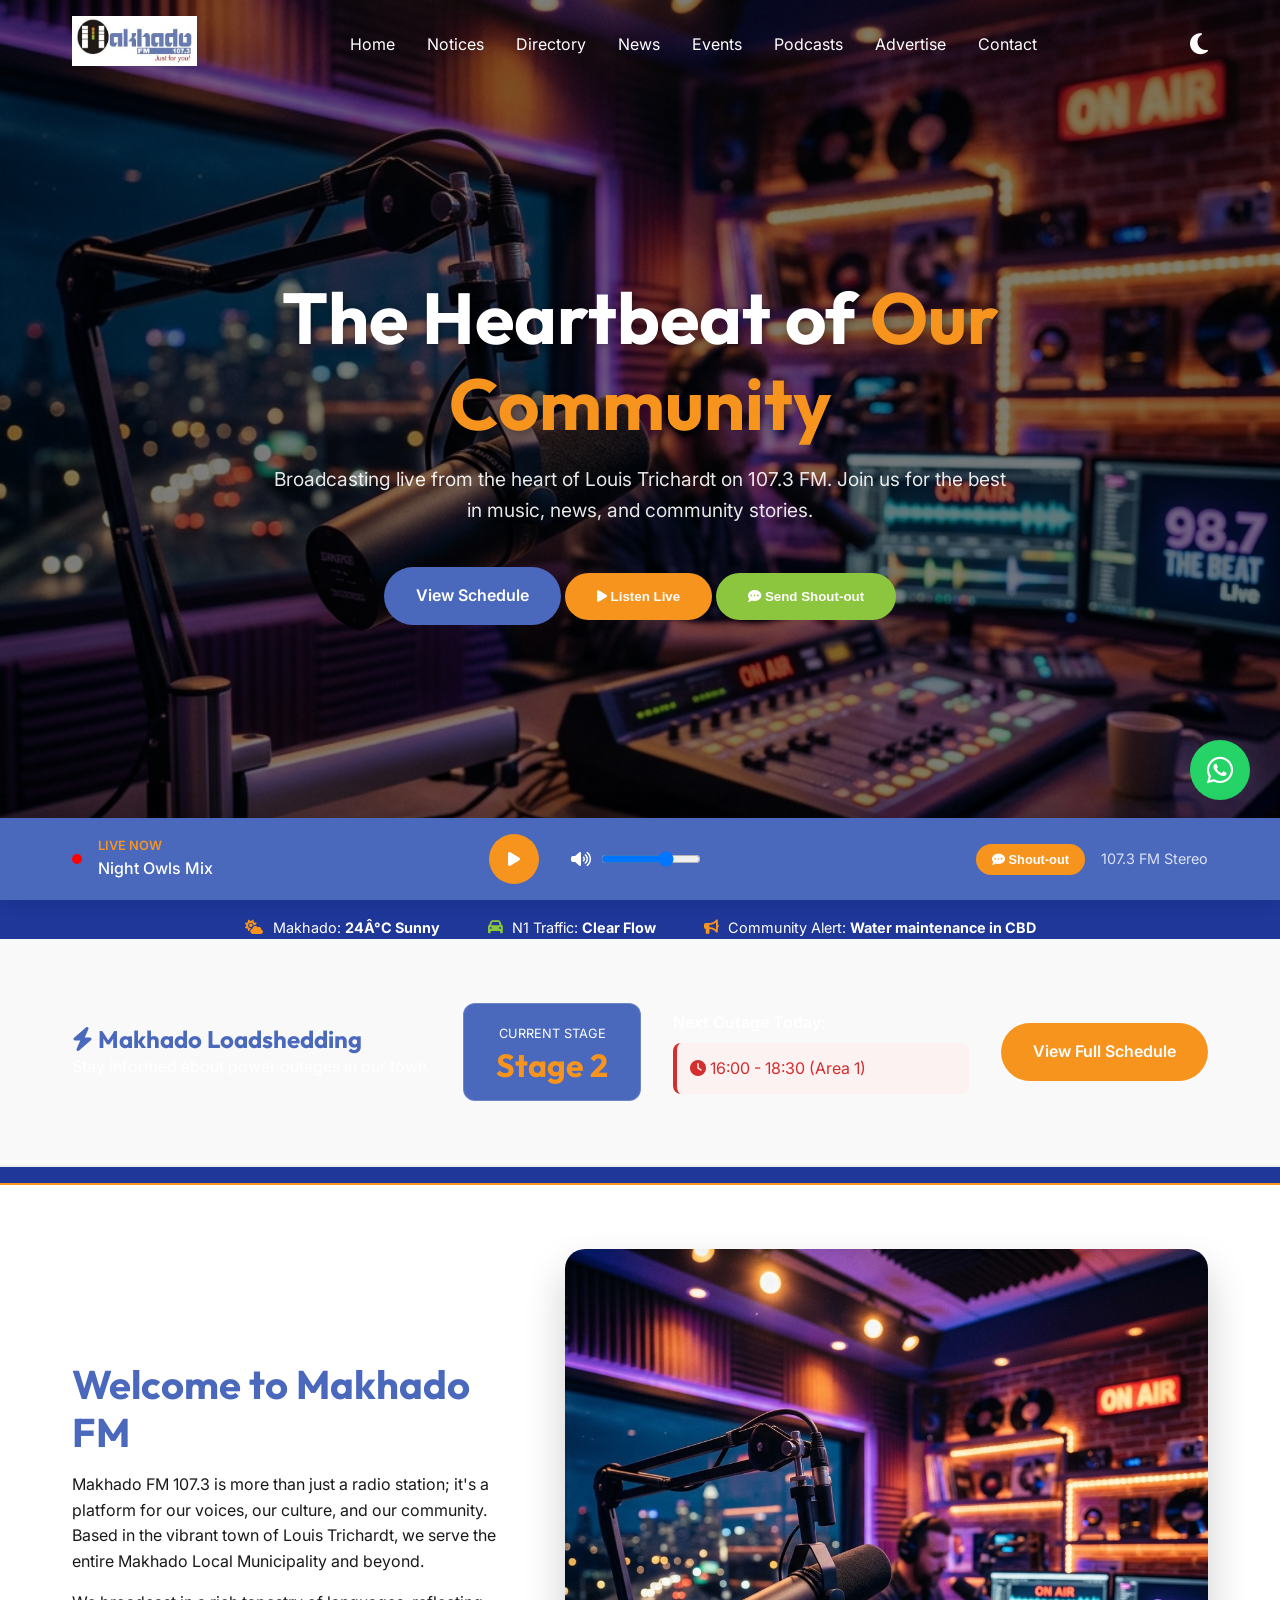
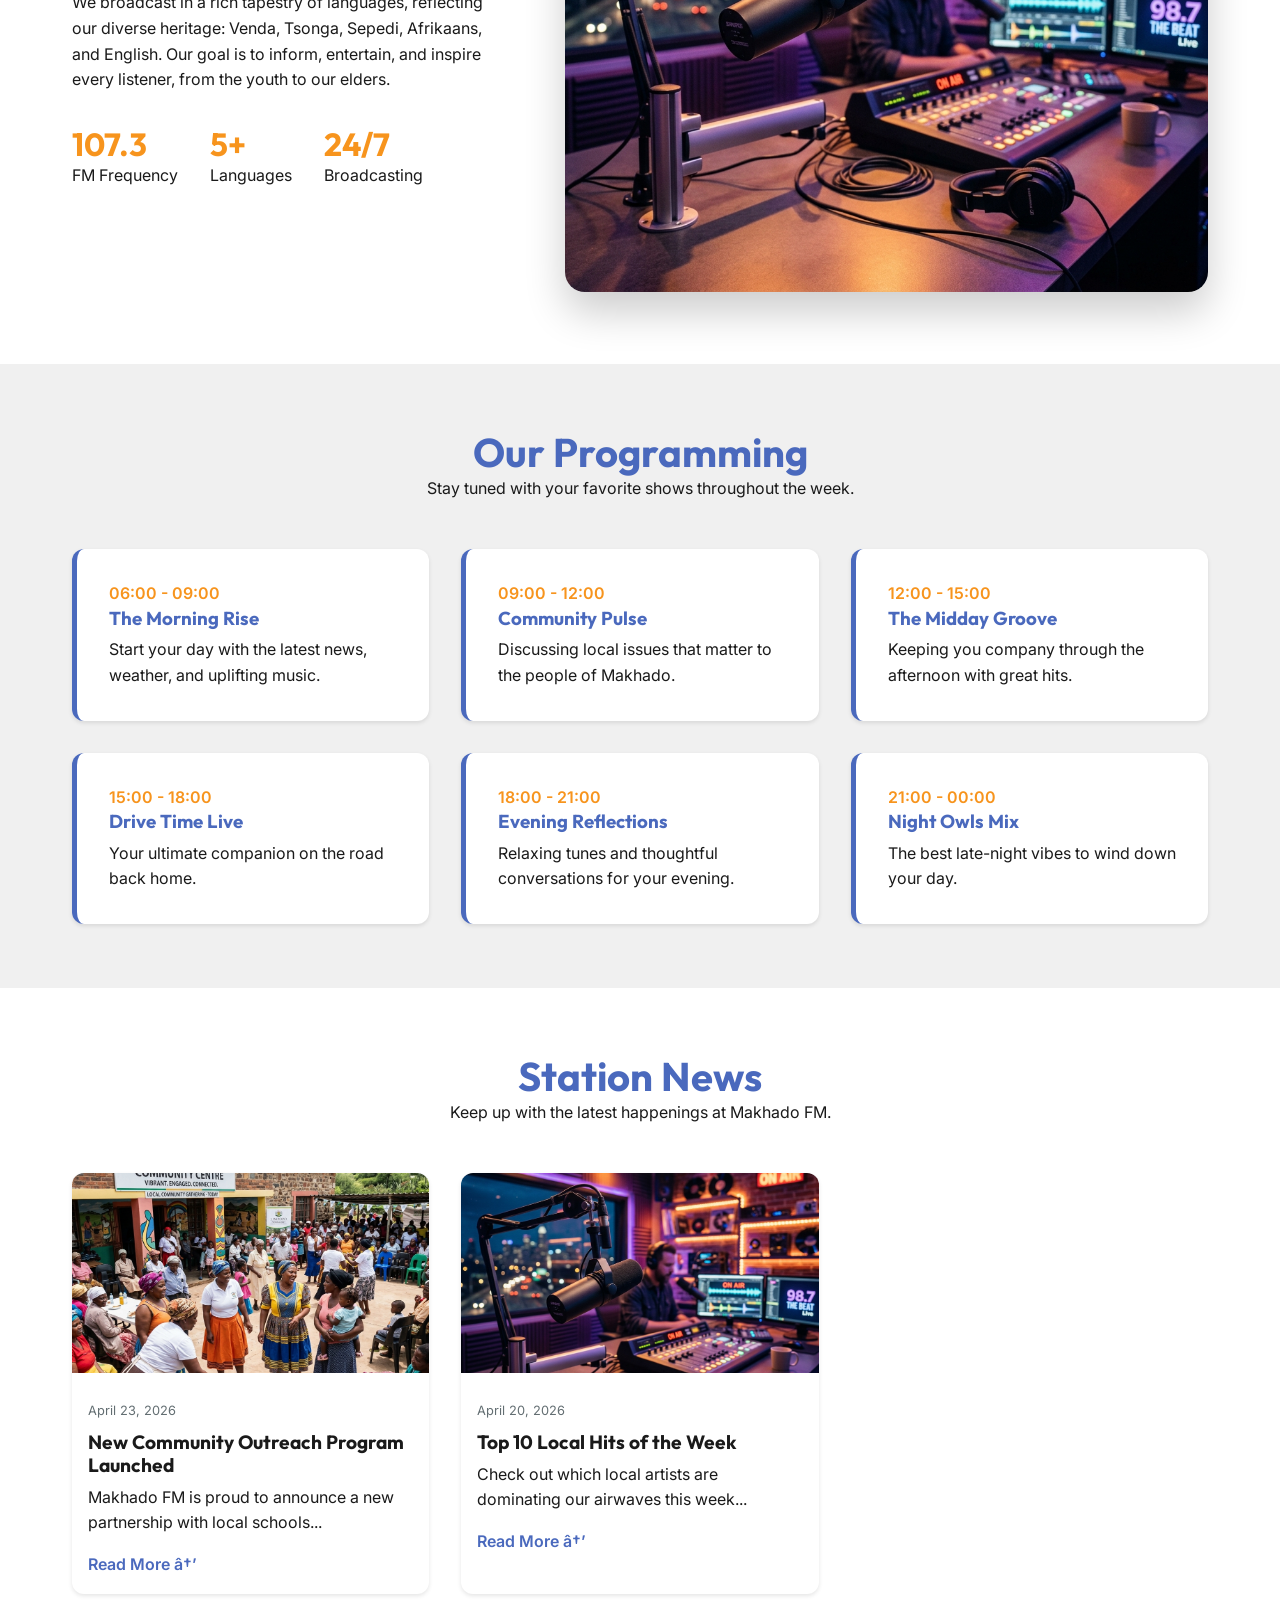
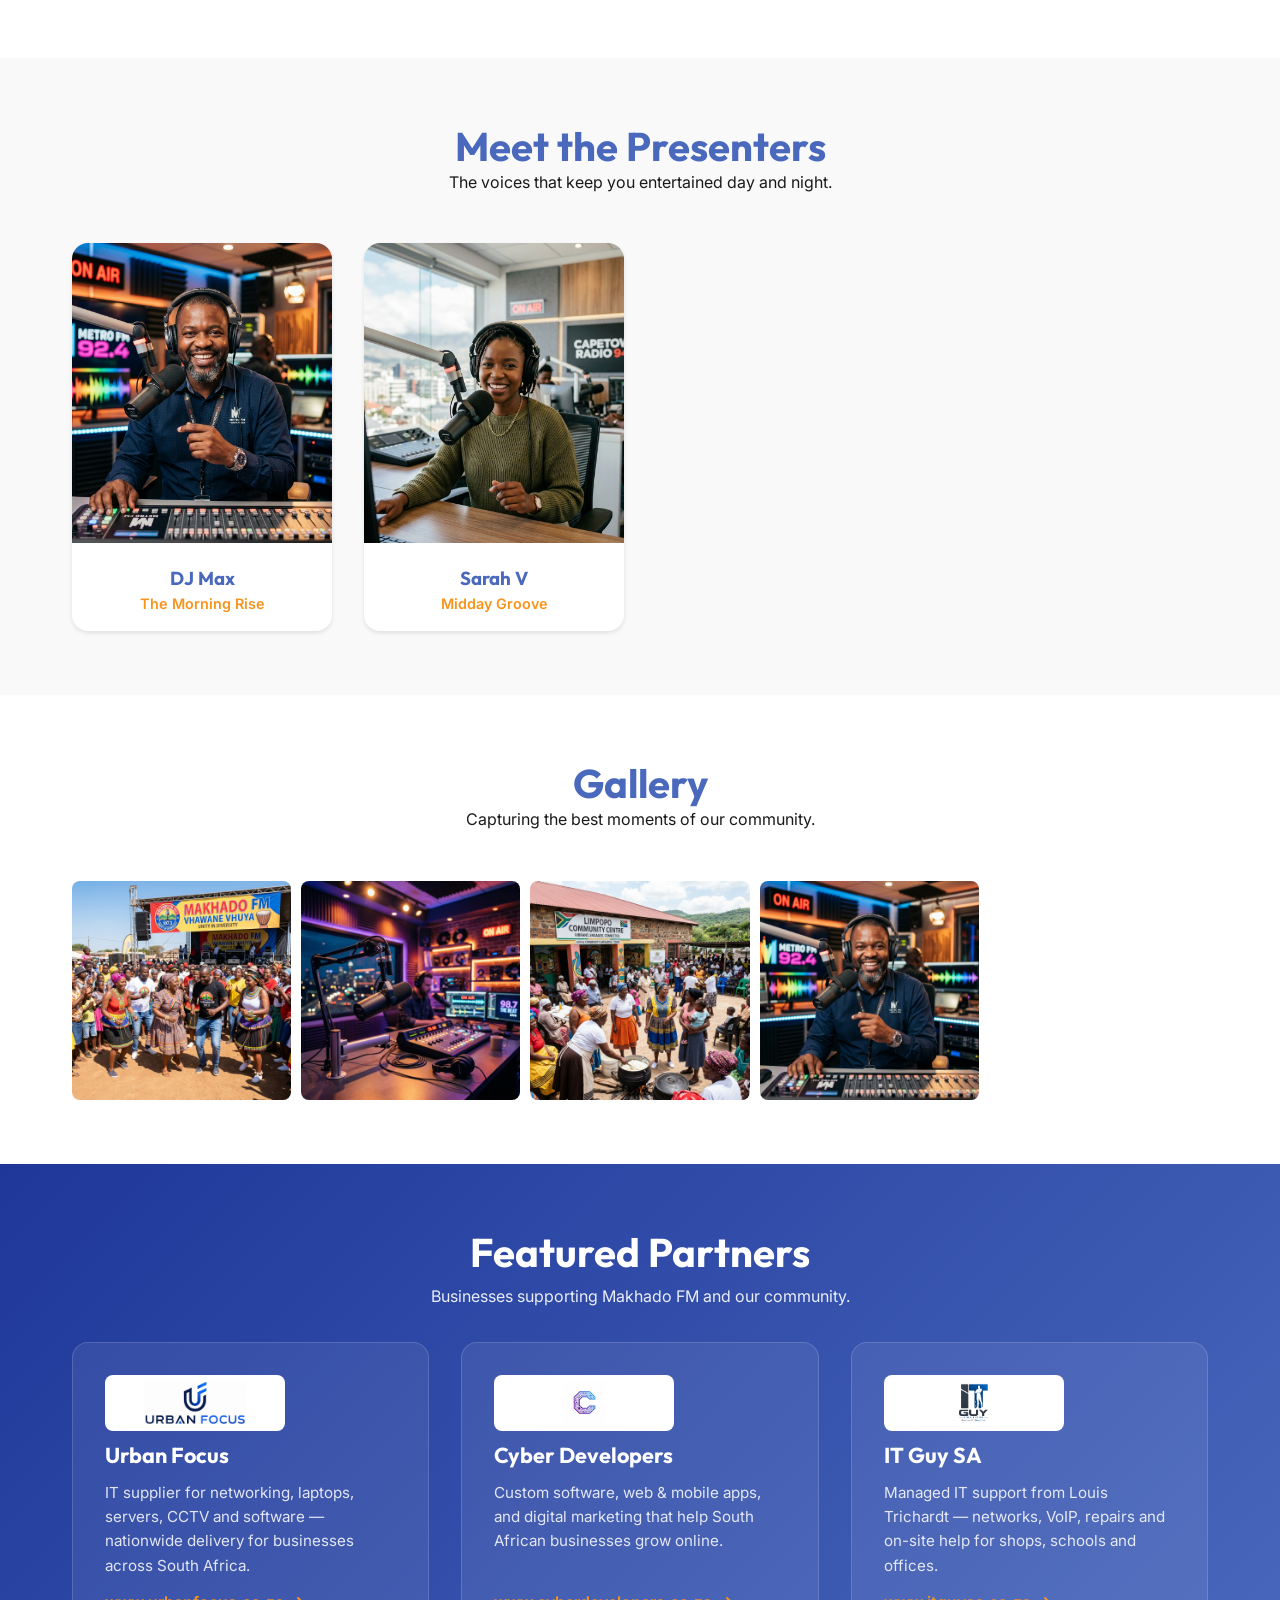
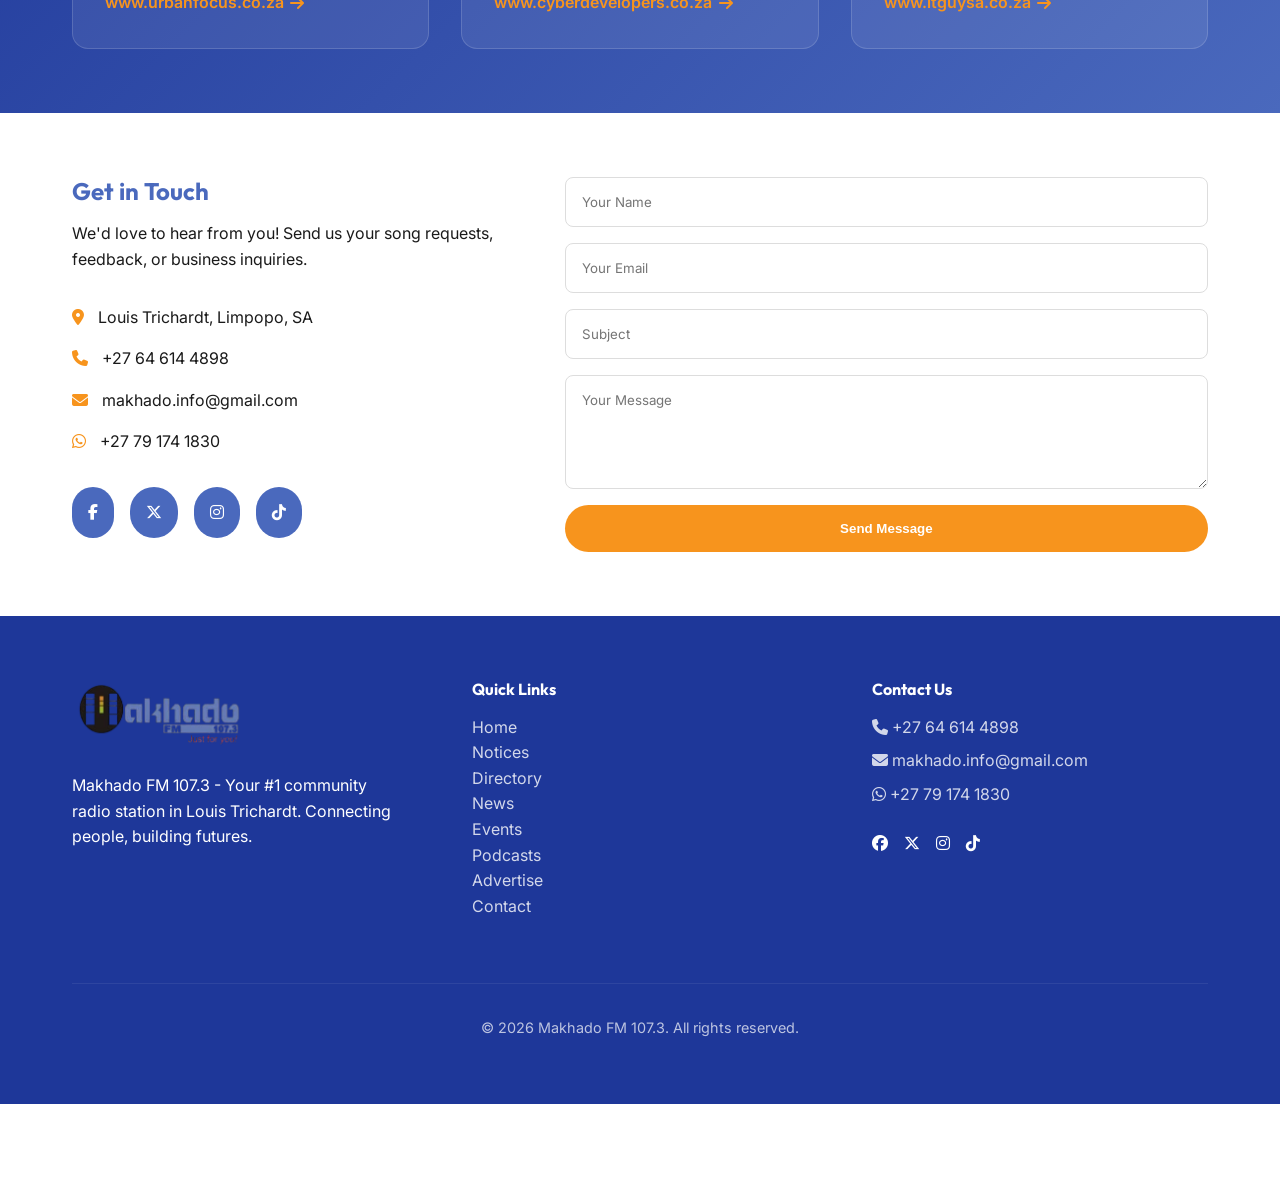
<file: index.html>
<!DOCTYPE html>
<html lang="en">
<head>
    <meta charset="UTF-8">
    <meta name="viewport" content="width=device-width, initial-scale=1.0">
    <title>Makhado FM 107.3 | The Heartbeat of our Community</title>
    <meta name="description" content="Makhado FM 107.3 is a community radio station in Louis Trichardt, Limpopo, broadcasting in Venda, Tsonga, Sepedi, Afrikaans, and English.">
    
    <!-- Social Media Meta Tags -->
    <meta property="og:title" content="Makhado FM 107.3 | The Heartbeat of our Community">
    <meta property="og:description" content="Listen live to the best music, news, and community stories from Louis Trichardt, Limpopo.">
    <meta property="og:image" content="assets/logo.jpg">
    <meta property="og:url" content="https://makhadofm.co.za">
    <meta name="twitter:card" content="summary_large_image">

    <link rel="icon" type="image/jpeg" href="assets/favicon.jpg">
    <link rel="stylesheet" href="style.css">
    <!-- Font Awesome for icons -->
    <link rel="stylesheet" href="https://cdnjs.cloudflare.com/ajax/libs/font-awesome/6.5.1/css/all.min.css">
</head>
<body>

    <header id="header">
        <div class="container nav-container">
            <nav>
                <div class="logo">
                    <a href="#"><img src="assets/logo.jpg" alt="Makhado FM Logo"></a>
                </div>
                <ul class="nav-links">
                    <li><a href="index.html">Home</a></li>
                    <li><a href="notices.html">Notices</a></li>
                    <li><a href="directory.html">Directory</a></li>
                    <li><a href="news.html">News</a></li>
                    <li><a href="events.html">Events</a></li>
                    <li><a href="podcasts.html">Podcasts</a></li>
                    <li><a href="advertise.html">Advertise</a></li>
                    <li><a href="contact.html">Contact</a></li>
                </ul>
                <div class="theme-toggle" id="theme-toggle">
                    <i class="fas fa-moon"></i>
                </div>
                <div class="mobile-menu-btn">
                    <i class="fas fa-bars"></i>
                </div>
            </nav>
        </div>
    </header>

    <main>
        <!-- Hero Section -->
        <section id="home" class="hero">
            <div class="container hero-content">
                <h1>The Heartbeat of <span style="color: var(--secondary);">Our Community</span></h1>
                <p>Broadcasting live from the heart of Louis Trichardt on 107.3 FM. Join us for the best in music, news, and community stories.</p>
                <div class="hero-btns">
                    <a href="#schedule" class="btn btn-primary">View Schedule</a>
                    <button class="btn btn-secondary" onclick="togglePlayer()"><i class="fas fa-play"></i> Listen Live</button>
                    <button class="btn btn-primary" onclick="sendShoutout()" style="background: var(--accent); margin-top: 1rem;"><i class="fas fa-comment-dots"></i> Send Shout-out</button>
                </div>
            </div>
        </section>

        <!-- Local Updates Bar -->
        <div style="background: var(--primary-dark); color: white; padding: 1rem 0; border-bottom: 2px solid var(--secondary);">
            <div class="container" style="display: flex; justify-content: center; gap: 3rem; flex-wrap: wrap; font-size: 0.9rem;">
                <div style="display: flex; align-items: center; gap: 10px;">
                    <i class="fas fa-cloud-sun" style="color: var(--secondary);"></i>
                    <span>Makhado: <strong>24Â°C Sunny</strong></span>
                </div>
                <div style="display: flex; align-items: center; gap: 10px;">
                    <i class="fas fa-car" style="color: var(--accent);"></i>
                    <span>N1 Traffic: <strong>Clear Flow</strong></span>
                </div>
                <div style="display: flex; align-items: center; gap: 10px;">
                    <i class="fas fa-bullhorn" style="color: var(--secondary);"></i>
                    <span>Community Alert: <strong>Water maintenance in CBD</strong></span>
                </div>
            </div>

        <!-- Loadshedding Tracker -->
        <section class="section" style="background: var(--bg-card); border-bottom: 2px solid #eee;">
            <div class="container">
                <div style="display: flex; align-items: center; justify-content: space-between; flex-wrap: wrap; gap: var(--space-md);">
                    <div>
                        <h2 style="color: var(--primary);"><i class="fas fa-bolt"></i> Makhado Loadshedding</h2>
                        <p>Stay informed about power outages in our town.</p>
                    </div>
                    <div class="glass-card" style="padding: 1rem 2rem; background: var(--primary); color: white; text-align: center; border-radius: 12px;">
                        <span style="font-size: 0.8rem; text-transform: uppercase;">Current Stage</span>
                        <h3 style="font-size: 2rem; color: var(--secondary);">Stage 2</h3>
                    </div>
                    <div style="flex: 1; min-width: 250px;">
                        <p style="font-weight: 600; margin-bottom: 0.5rem;">Next Outage Today:</p>
                        <div style="background: #fdf2f2; color: #d32f2f; padding: 0.8rem; border-radius: 8px; border-left: 4px solid #d32f2f;">
                            <i class="fas fa-clock"></i> 16:00 - 18:30 (Area 1)
                        </div>
                    </div>
                    <a href="#" class="btn btn-primary" style="background: var(--secondary);">View Full Schedule</a>
                </div>
            </div>
        </section>
        </div>

        <!-- About Section -->
        <section id="about" class="section">
            <div class="container">
                <div class="contact-container" style="align-items: center;">
                    <div class="about-text">
                        <h2 style="color: var(--primary); font-size: 2.5rem; margin-bottom: 1rem;">Welcome to Makhado FM</h2>
                        <p>Makhado FM 107.3 is more than just a radio station; it's a platform for our voices, our culture, and our community. Based in the vibrant town of Louis Trichardt, we serve the entire Makhado Local Municipality and beyond.</p>
                        <p style="margin-top: 1rem;">We broadcast in a rich tapestry of languages, reflecting our diverse heritage: Venda, Tsonga, Sepedi, Afrikaans, and English. Our goal is to inform, entertain, and inspire every listener, from the youth to our elders.</p>
                        <div style="margin-top: 2rem; display: flex; gap: 2rem;">
                            <div class="stat">
                                <h3 style="color: var(--secondary); font-size: 2rem;">107.3</h3>
                                <p>FM Frequency</p>
                            </div>
                            <div class="stat">
                                <h3 style="color: var(--secondary); font-size: 2rem;">5+</h3>
                                <p>Languages</p>
                            </div>
                            <div class="stat">
                                <h3 style="color: var(--secondary); font-size: 2rem;">24/7</h3>
                                <p>Broadcasting</p>
                            </div>
                        </div>
                    </div>
                    <div class="about-img">
                        <img src="assets/hero-bg.png" alt="Radio Studio" style="width: 100%; border-radius: 20px; box-shadow: var(--shadow-lg);">
                    </div>
                </div>
            </div>
        </section>

        <!-- Programming Schedule -->
        <section id="schedule" class="section" style="background: #f0f0f0;">
            <div class="container">
                <div style="text-align: center; margin-bottom: 3rem;">
                    <h2 style="color: var(--primary); font-size: 2.5rem;">Our Programming</h2>
                    <p>Stay tuned with your favorite shows throughout the week.</p>
                </div>
                <div class="schedule-grid">
                    <div class="schedule-card">
                        <span class="time">06:00 - 09:00</span>
                        <h3>The Morning Rise</h3>
                        <p>Start your day with the latest news, weather, and uplifting music.</p>
                    </div>
                    <div class="schedule-card">
                        <span class="time">09:00 - 12:00</span>
                        <h3>Community Pulse</h3>
                        <p>Discussing local issues that matter to the people of Makhado.</p>
                    </div>
                    <div class="schedule-card">
                        <span class="time">12:00 - 15:00</span>
                        <h3>The Midday Groove</h3>
                        <p>Keeping you company through the afternoon with great hits.</p>
                    </div>
                    <div class="schedule-card">
                        <span class="time">15:00 - 18:00</span>
                        <h3>Drive Time Live</h3>
                        <p>Your ultimate companion on the road back home.</p>
                    </div>
                    <div class="schedule-card">
                        <span class="time">18:00 - 21:00</span>
                        <h3>Evening Reflections</h3>
                        <p>Relaxing tunes and thoughtful conversations for your evening.</p>
                    </div>
                    <div class="schedule-card">
                        <span class="time">21:00 - 00:00</span>
                        <h3>Night Owls Mix</h3>
                        <p>The best late-night vibes to wind down your day.</p>
                    </div>
                </div>
            </div>
        </section>

        <!-- News Section -->
        <section id="news" class="section">
            <div class="container">
                <div style="text-align: center; margin-bottom: 3rem;">
                    <h2 style="color: var(--primary); font-size: 2.5rem;">Station News</h2>
                    <p>Keep up with the latest happenings at Makhado FM.</p>
                </div>
                <div class="news-grid">
                    <div class="news-card">
                        <img src="assets/news1.png" alt="News" class="news-img">
                        <div class="news-content">
                            <span class="date">April 23, 2026</span>
                            <h3>New Community Outreach Program Launched</h3>
                            <p>Makhado FM is proud to announce a new partnership with local schools...</p>
                            <a href="#" style="color: var(--primary); font-weight: 600; margin-top: 1rem; display: block;">Read More â†’</a>
                        </div>
                    </div>
                    <div class="news-card">
                        <img src="assets/hero-bg.png" alt="News" class="news-img">
                        <div class="news-content">
                            <span class="date">April 20, 2026</span>
                            <h3>Top 10 Local Hits of the Week</h3>
                            <p>Check out which local artists are dominating our airwaves this week...</p>
                            <a href="#" style="color: var(--primary); font-weight: 600; margin-top: 1rem; display: block;">Read More â†’</a>
                        </div>
                    </div>
                </div>
            </div>
        </section>

        <!-- Presenters Section -->
        <section id="djs" class="section" style="background: var(--bg-card);">
            <div class="container">
                <div style="text-align: center; margin-bottom: 3rem;">
                    <h2 style="color: var(--primary); font-size: 2.5rem;">Meet the Presenters</h2>
                    <p>The voices that keep you entertained day and night.</p>
                </div>
                <div class="dj-grid">
                    <div class="dj-card">
                        <img src="assets/dj1.png" alt="DJ" class="dj-img">
                        <div class="dj-info">
                            <h3>DJ Max</h3>
                            <p>The Morning Rise</p>
                        </div>
                    </div>
                    <div class="dj-card">
                        <img src="assets/dj2.png" alt="DJ" class="dj-img">
                        <div class="dj-info">
                            <h3>Sarah V</h3>
                            <p>Midday Groove</p>
                        </div>
                    </div>
                </div>
            </div>
        </section>

        <!-- Gallery Section -->
        <section id="gallery" class="section">
            <div class="container">
                <div style="text-align: center; margin-bottom: 3rem;">
                    <h2 style="color: var(--primary); font-size: 2.5rem;">Gallery</h2>
                    <p>Capturing the best moments of our community.</p>
                </div>
                <div class="gallery-grid">
                    <div class="gallery-item"><img src="assets/gallery1.png" alt="Event"></div>
                    <div class="gallery-item"><img src="assets/hero-bg.png" alt="Studio"></div>
                    <div class="gallery-item"><img src="assets/news1.png" alt="News"></div>
                    <div class="gallery-item"><img src="assets/dj1.png" alt="Presenter"></div>
                </div>
            </div>
        </section>

        <!-- Featured Partners -->
        <section id="partners" class="section partners-section">
            <div class="container">
                <div style="text-align: center; margin-bottom: 1rem;">
                    <h2 style="font-size: 2.5rem;">Featured Partners</h2>
                    <p class="section-lead">Businesses supporting Makhado FM and our community.</p>
                </div>
                <div class="partners-grid">
                    <a href="https://www.urbanfocus.co.za" class="partner-card" target="_blank" rel="noopener noreferrer">
                        <img class="partner-logo" src="assets/partner-urbanfocus.jpg" alt="Urban Focus logo">
                        <h3>Urban Focus</h3>
                        <p>IT supplier for networking, laptops, servers, CCTV and software — nationwide delivery for businesses across South Africa.</p>
                        <span class="partner-link">www.urbanfocus.co.za <i class="fas fa-arrow-right"></i></span>
                    </a>
                    <a href="https://www.cyberdevelopers.co.za" class="partner-card" target="_blank" rel="noopener noreferrer">
                        <img class="partner-logo" src="assets/partner-cyberdevelopers.jpg" alt="Cyber Developers logo">
                        <h3>Cyber Developers</h3>
                        <p>Custom software, web &amp; mobile apps, and digital marketing that help South African businesses grow online.</p>
                        <span class="partner-link">www.cyberdevelopers.co.za <i class="fas fa-arrow-right"></i></span>
                    </a>
                    <a href="https://www.itguysa.co.za" class="partner-card" target="_blank" rel="noopener noreferrer">
                        <img class="partner-logo" src="assets/partner-itguysa.png" alt="IT Guy SA logo">
                        <h3>IT Guy SA</h3>
                        <p>Managed IT support from Louis Trichardt — networks, VoIP, repairs and on-site help for shops, schools and offices.</p>
                        <span class="partner-link">www.itguysa.co.za <i class="fas fa-arrow-right"></i></span>
                    </a>
                </div>
            </div>
        </section>

        <!-- Contact Section -->
        <section id="contact" class="section">
            <div class="container">
                <div class="contact-container">
                    <div class="contact-info">
                        <h2 style="color: var(--primary);">Get in Touch</h2>
                        <p>We'd love to hear from you! Send us your song requests, feedback, or business inquiries.</p>
                        <ul style="margin-top: 2rem; display: flex; flex-direction: column; gap: 1rem;">
                            <li><i class="fas fa-map-marker-alt" style="color: var(--secondary); margin-right: 10px;"></i> Louis Trichardt, Limpopo, SA</li>
                            <li><i class="fas fa-phone" style="color: var(--secondary); margin-right: 10px;"></i> +27 64 614 4898</li>
                            <li><i class="fas fa-envelope" style="color: var(--secondary); margin-right: 10px;"></i> makhado.info@gmail.com</li>
                            <li><i class="fab fa-whatsapp" style="color: var(--secondary); margin-right: 10px;"></i> +27 79 174 1830</li>
                        </ul>
                        <div style="margin-top: 2rem; display: flex; gap: 1rem;">
                            <a href="https://www.facebook.com/MakhadofmRadio?mibextid=ZbWKwL" class="btn btn-primary" style="padding: 0.8rem 1rem;" target="_blank"><i class="fab fa-facebook-f"></i></a>
                            <a href="https://x.com/Makhadofm1" class="btn btn-primary" style="padding: 0.8rem 1rem;" target="_blank"><i class="fab fa-x-twitter"></i></a>
                            <a href="https://www.instagram.com/explore/locations/1019612818/makhado-fm-1073/" class="btn btn-primary" style="padding: 0.8rem 1rem;" target="_blank"><i class="fab fa-instagram"></i></a>
                            <a href="https://www.tiktok.com/@makhado.fm" class="btn btn-primary" style="padding: 0.8rem 1rem;" target="_blank"><i class="fab fa-tiktok"></i></a>
                        </div>
                    </div>
                    <div class="contact-form">
                        <form id="contactForm">
                            <input type="text" placeholder="Your Name" required>
                            <input type="email" placeholder="Your Email" required>
                            <input type="text" placeholder="Subject">
                            <textarea rows="5" placeholder="Your Message" required></textarea>
                            <button type="submit" class="btn btn-secondary">Send Message</button>
                        </form>
                    </div>
                </div>
            </div>
        </section>
    </main>

    <footer>
        <div class="container">
            <div class="footer-grid">
                <div>
                    <img src="assets/footer-logo.png" alt="Makhado FM" style="height: 70px; margin-bottom: 1rem;">
                    <p>Makhado FM 107.3 - Your #1 community radio station in Louis Trichardt. Connecting people, building futures.</p>
                </div>
                <div>
                    <h4>Quick Links</h4>
                    <ul style="margin-top: 1rem; opacity: 0.8;">
                        <li><a href="index.html">Home</a></li>
                        <li><a href="notices.html">Notices</a></li>
                        <li><a href="directory.html">Directory</a></li>
                        <li><a href="news.html">News</a></li>
                        <li><a href="events.html">Events</a></li>
                        <li><a href="podcasts.html">Podcasts</a></li>
                        <li><a href="advertise.html">Advertise</a></li>
                        <li><a href="contact.html">Contact</a></li>
                    </ul>
                </div>
                <div>
                    <h4>Contact Us</h4>
                    <ul style="margin-top: 1rem; opacity: 0.8; display: flex; flex-direction: column; gap: 0.5rem;">
                        <li><i class="fas fa-phone"></i> +27 64 614 4898</li>
                        <li><i class="fas fa-envelope"></i> makhado.info@gmail.com</li>
                        <li><i class="fab fa-whatsapp"></i> +27 79 174 1830</li>
                    </ul>
                    <div style="margin-top: 1.5rem; display: flex; gap: 1rem;">
                        <a href="https://www.facebook.com/MakhadofmRadio?mibextid=ZbWKwL" target="_blank"><i class="fab fa-facebook"></i></a>
                        <a href="https://x.com/Makhadofm1" target="_blank"><i class="fab fa-x-twitter"></i></a>
                        <a href="https://www.instagram.com/explore/locations/1019612818/makhado-fm-1073/" target="_blank"><i class="fab fa-instagram"></i></a>
                        <a href="https://www.tiktok.com/@makhado.fm" target="_blank"><i class="fab fa-tiktok"></i></a>
                    </div>
                </div>
            </div>
<div class="footer-bottom">
                <p>&copy; 2026 Makhado FM 107.3. All rights reserved.</p>
            </div>
        </div>
    </footer>

    <!-- Sticky Player -->
    <div class="sticky-player">
        <div class="container player-container">
            <div class="now-playing">
                <div class="live-indicator"></div>
                <div>
                    <p style="font-size: 0.8rem; font-weight: 600; text-transform: uppercase; color: var(--secondary);">Live Now</p>
                    <p id="current-show" style="font-weight: 500;">Community Pulse</p>
                </div>
            </div>
            <div class="controls">
                <div class="play-btn" id="master-play" onclick="togglePlayer()">
                    <i class="fas fa-play" id="play-icon"></i>
                </div>
                <div class="volume-control" style="display: flex; align-items: center; gap: 10px;">
                    <i class="fas fa-volume-up"></i>
                    <input type="range" min="0" max="100" value="80" style="width: 100px; cursor: pointer;">
                </div>
            </div>
            <div class="listen-options" style="display: flex; align-items: center; gap: 1rem;">
                <button class="btn btn-secondary" onclick="sendShoutout()" style="padding: 0.5rem 1rem; font-size: 0.8rem;"><i class="fas fa-comment-dots"></i> Shout-out</button>
                <span style="font-size: 0.9rem; opacity: 0.8;">107.3 FM Stereo</span>
            </div>
        </div>
    </div>

    <!-- Audio Element (Live Stream) -->
    <audio id="radio-stream" src="https://sv2.famcast.co.za/stream/makhado_fm"></audio>

    <a href="https://wa.me/27791741830" class="whatsapp-float" target="_blank">
        <i class="fab fa-whatsapp"></i>
    </a>

    <script src="script.js"></script>
</body>
</html>
</file>
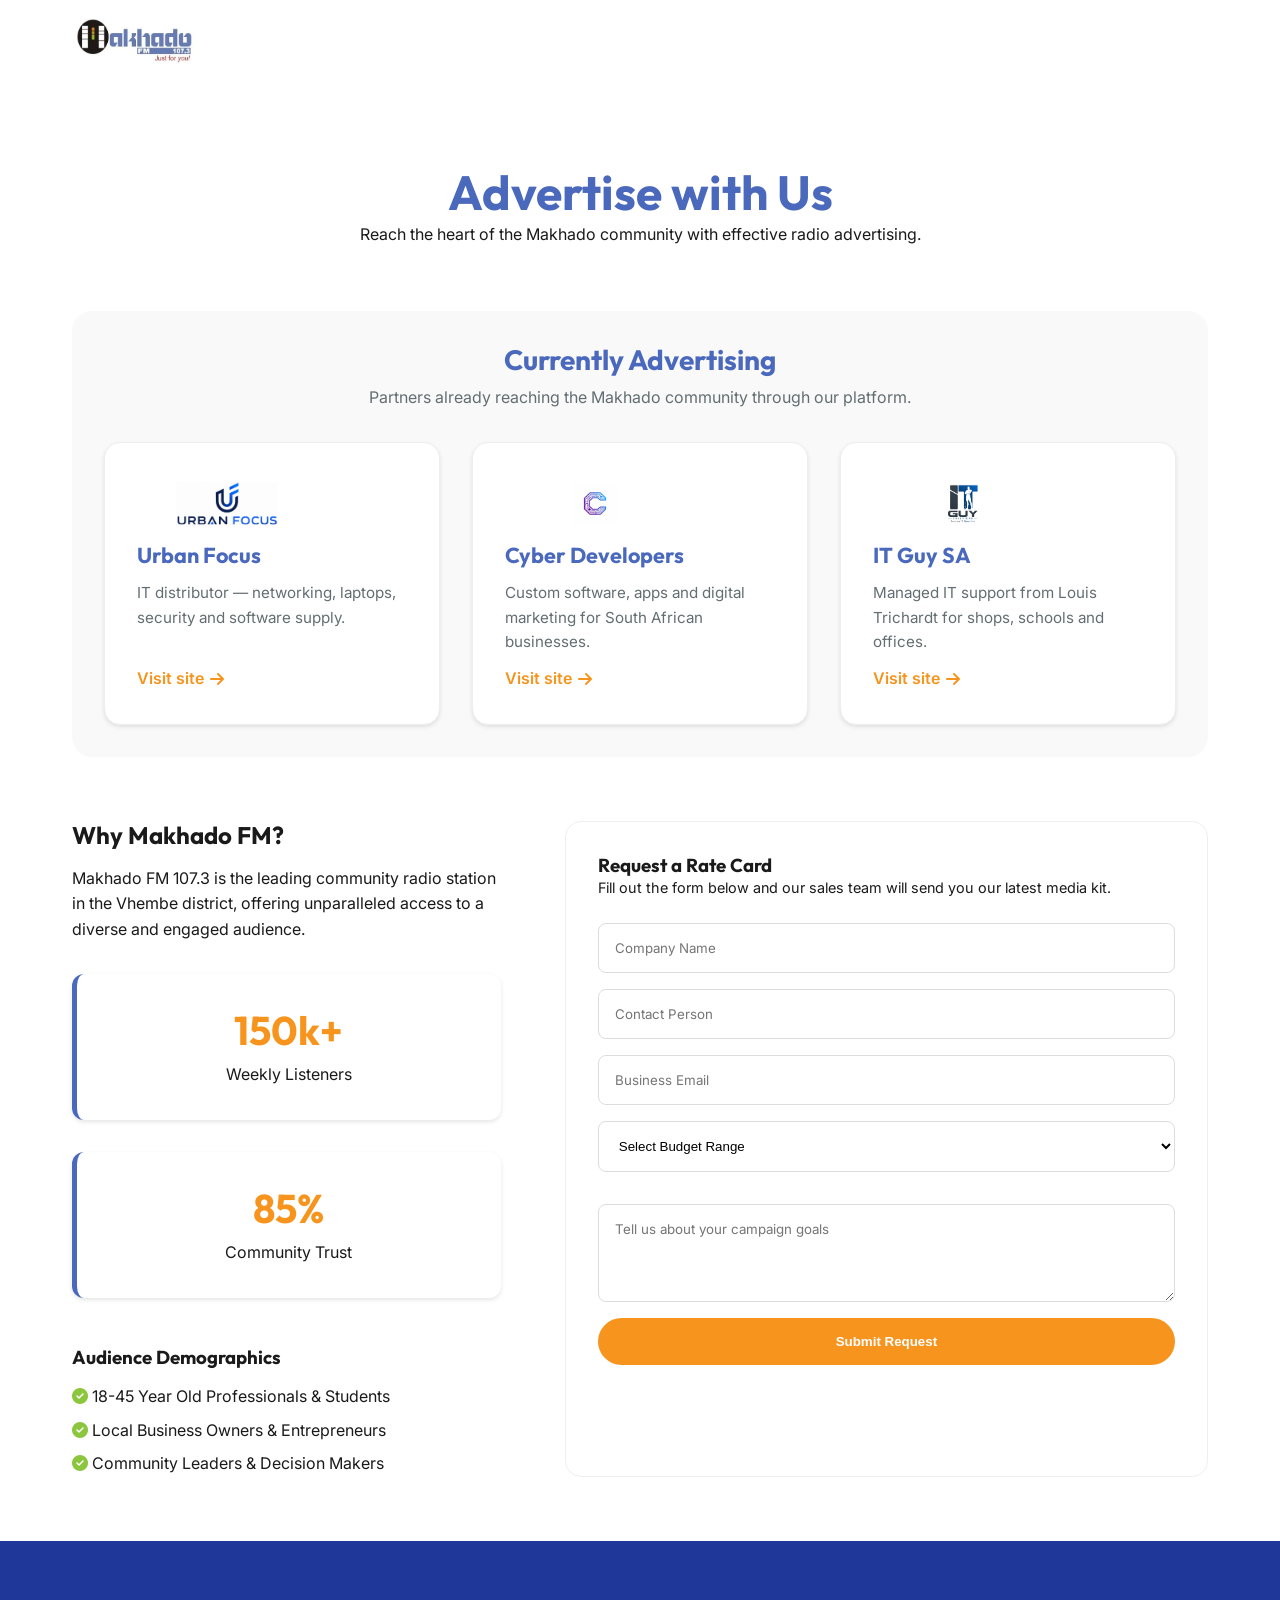
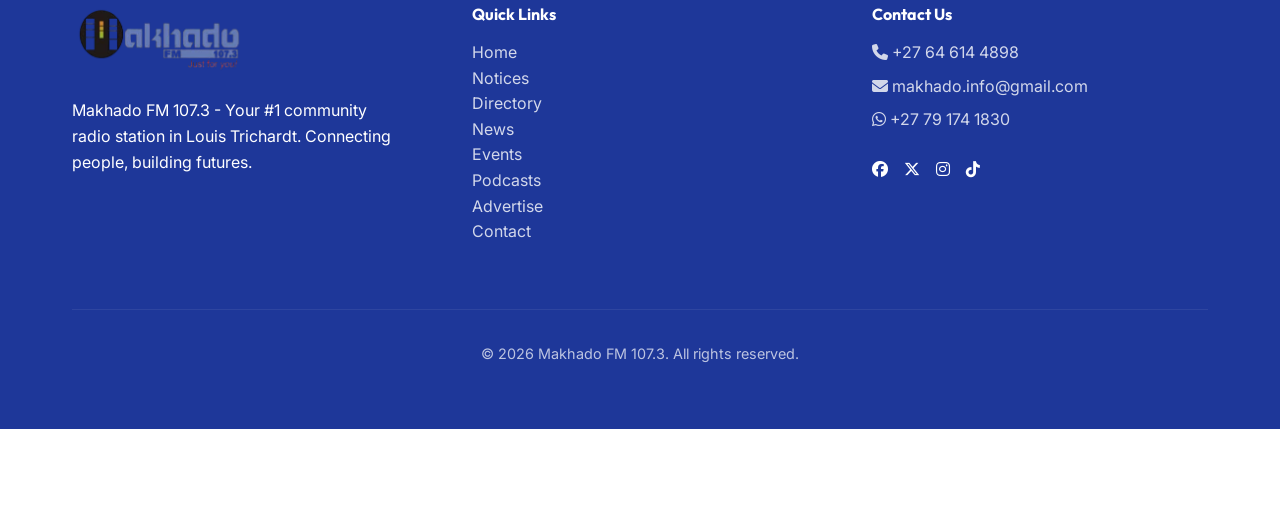
<file: advertise.html>
<!DOCTYPE html>
<html lang="en">
<head>
    <meta charset="UTF-8">
    <meta name="viewport" content="width=device-width, initial-scale=1.0">
    <title>Advertise | Makhado FM 107.3</title>
    <link rel="icon" type="image/jpeg" href="assets/favicon.jpg">
    <link rel="stylesheet" href="style.css">
    <link rel="stylesheet" href="https://cdnjs.cloudflare.com/ajax/libs/font-awesome/6.5.1/css/all.min.css">
</head>
<body>

        <header id="header" class="scrolled">
        <div class="container nav-container">
            <nav>
                <div class="logo">
                    <a href="index.html"><img src="assets/logo.jpg" alt="Makhado FM Logo"></a>
                </div>
                <ul class="nav-links">
                    <li><a href="index.html">Home</a></li>
                    <li><a href="notices.html">Notices</a></li>
                    <li><a href="directory.html">Directory</a></li>
                    <li><a href="news.html">News</a></li>
                    <li><a href="events.html">Events</a></li>
                    <li><a href="podcasts.html">Podcasts</a></li>
                    <li><a href="advertise.html">Advertise</a></li>
                    <li><a href="contact.html">Contact</a></li>
                </ul>
                <div class="theme-toggle" id="theme-toggle">
                    <i class="fas fa-moon"></i>
                </div>
                <div class="mobile-menu-btn">
                    <i class="fas fa-bars"></i>
                </div>
            </nav>
        </div>
    </header>

    <main style="padding-top: 100px;">
        <section class="section">
            <div class="container">
                <div style="text-align: center; margin-bottom: 4rem;">
                    <h1 style="color: var(--primary); font-size: 3rem;">Advertise with Us</h1>
                    <p>Reach the heart of the Makhado community with effective radio advertising.</p>
                </div>

                <div class="partners-section partners-light" style="padding: var(--space-md); border-radius: 20px; margin-bottom: 4rem;">
                    <div style="text-align: center; margin-bottom: 1.5rem;">
                        <h2 style="font-size: 1.75rem;">Currently Advertising</h2>
                        <p class="section-lead">Partners already reaching the Makhado community through our platform.</p>
                    </div>
                    <div class="partners-grid">
                        <a href="https://www.urbanfocus.co.za" class="partner-card" target="_blank" rel="noopener noreferrer">
                            <img class="partner-logo" src="assets/partner-urbanfocus.jpg" alt="Urban Focus logo">
                            <h3>Urban Focus</h3>
                            <p>IT distributor — networking, laptops, security and software supply.</p>
                            <span class="partner-link">Visit site <i class="fas fa-arrow-right"></i></span>
                        </a>
                        <a href="https://www.cyberdevelopers.co.za" class="partner-card" target="_blank" rel="noopener noreferrer">
                            <img class="partner-logo" src="assets/partner-cyberdevelopers.jpg" alt="Cyber Developers logo">
                            <h3>Cyber Developers</h3>
                            <p>Custom software, apps and digital marketing for South African businesses.</p>
                            <span class="partner-link">Visit site <i class="fas fa-arrow-right"></i></span>
                        </a>
                        <a href="https://www.itguysa.co.za" class="partner-card" target="_blank" rel="noopener noreferrer">
                            <img class="partner-logo" src="assets/partner-itguysa.png" alt="IT Guy SA logo">
                            <h3>IT Guy SA</h3>
                            <p>Managed IT support from Louis Trichardt for shops, schools and offices.</p>
                            <span class="partner-link">Visit site <i class="fas fa-arrow-right"></i></span>
                        </a>
                    </div>
                </div>

                <div class="contact-container" style="gap: 4rem;">
                    <div class="stats-info">
                        <h2>Why Makhado FM?</h2>
                        <p style="margin-top: 1rem;">Makhado FM 107.3 is the leading community radio station in the Vhembe district, offering unparalleled access to a diverse and engaged audience.</p>
                        
                        <div class="dj-grid" style="margin-top: 2rem;">
                            <div class="schedule-card" style="text-align: center;">
                                <h3 style="font-size: 2.5rem; color: var(--secondary);">150k+</h3>
                                <p>Weekly Listeners</p>
                            </div>
                            <div class="schedule-card" style="text-align: center;">
                                <h3 style="font-size: 2.5rem; color: var(--secondary);">85%</h3>
                                <p>Community Trust</p>
                            </div>
                        </div>

                        <div style="margin-top: 3rem;">
                            <h3>Audience Demographics</h3>
                            <ul style="margin-top: 1rem; display: flex; flex-direction: column; gap: 0.5rem;">
                                <li><i class="fas fa-check-circle" style="color: var(--accent);"></i> 18-45 Year Old Professionals & Students</li>
                                <li><i class="fas fa-check-circle" style="color: var(--accent);"></i> Local Business Owners & Entrepreneurs</li>
                                <li><i class="fas fa-check-circle" style="color: var(--accent);"></i> Community Leaders & Decision Makers</li>
                            </ul>
                        </div>
                    </div>

                    <div class="contact-form glass-card" style="padding: var(--space-md); border: 1px solid #eee; background: white;">
                        <h3>Request a Rate Card</h3>
                        <p style="font-size: 0.9rem; margin-bottom: 1.5rem;">Fill out the form below and our sales team will send you our latest media kit.</p>
                        <form id="adForm">
                            <input type="text" placeholder="Company Name" required>
                            <input type="text" placeholder="Contact Person" required>
                            <input type="email" placeholder="Business Email" required>
                            <select style="padding: 1rem; border: 1px solid #ddd; border-radius: 8px; width: 100%; margin-bottom: 1rem; background: white;">
                                <option value="">Select Budget Range</option>
                                <option value="small">R1,000 - R5,000</option>
                                <option value="medium">R5,000 - R20,000</option>
                                <option value="large">R20,000+</option>
                            </select>
                            <textarea rows="4" placeholder="Tell us about your campaign goals"></textarea>
                            <button type="submit" class="btn btn-secondary">Submit Request</button>
                        </form>
                    </div>
                </div>
            </div>
        </section>
    </main>

    <footer>
        <div class="container">
            <div class="footer-grid">
                <div>
                    <img src="assets/footer-logo.png" alt="Makhado FM" style="height: 70px; margin-bottom: 1rem;">
                    <p>Makhado FM 107.3 - Your #1 community radio station in Louis Trichardt. Connecting people, building futures.</p>
                </div>
                <div>
                    <h4>Quick Links</h4>
                    <ul style="margin-top: 1rem; opacity: 0.8;">
                        <li><a href="index.html">Home</a></li>
                        <li><a href="notices.html">Notices</a></li>
                        <li><a href="directory.html">Directory</a></li>
                        <li><a href="news.html">News</a></li>
                        <li><a href="events.html">Events</a></li>
                        <li><a href="podcasts.html">Podcasts</a></li>
                        <li><a href="advertise.html">Advertise</a></li>
                        <li><a href="contact.html">Contact</a></li>
                    </ul>
                </div>
                <div>
                    <h4>Contact Us</h4>
                    <ul style="margin-top: 1rem; opacity: 0.8; display: flex; flex-direction: column; gap: 0.5rem;">
                        <li><i class="fas fa-phone"></i> +27 64 614 4898</li>
                        <li><i class="fas fa-envelope"></i> makhado.info@gmail.com</li>
                        <li><i class="fab fa-whatsapp"></i> +27 79 174 1830</li>
                    </ul>
                    <div style="margin-top: 1.5rem; display: flex; gap: 1rem;">
                        <a href="https://www.facebook.com/MakhadofmRadio?mibextid=ZbWKwL" target="_blank"><i class="fab fa-facebook"></i></a>
                        <a href="https://x.com/Makhadofm1" target="_blank"><i class="fab fa-x-twitter"></i></a>
                        <a href="https://www.instagram.com/explore/locations/1019612818/makhado-fm-1073/" target="_blank"><i class="fab fa-instagram"></i></a>
                        <a href="https://www.tiktok.com/@makhado.fm" target="_blank"><i class="fab fa-tiktok"></i></a>
                    </div>
                </div>
            </div>
<div class="footer-bottom">
                <p>&copy; 2026 Makhado FM 107.3. All rights reserved.</p>
            </div>
        </div>
    </footer>

    <script src="script.js"></script>
</body>
</html>
</file>
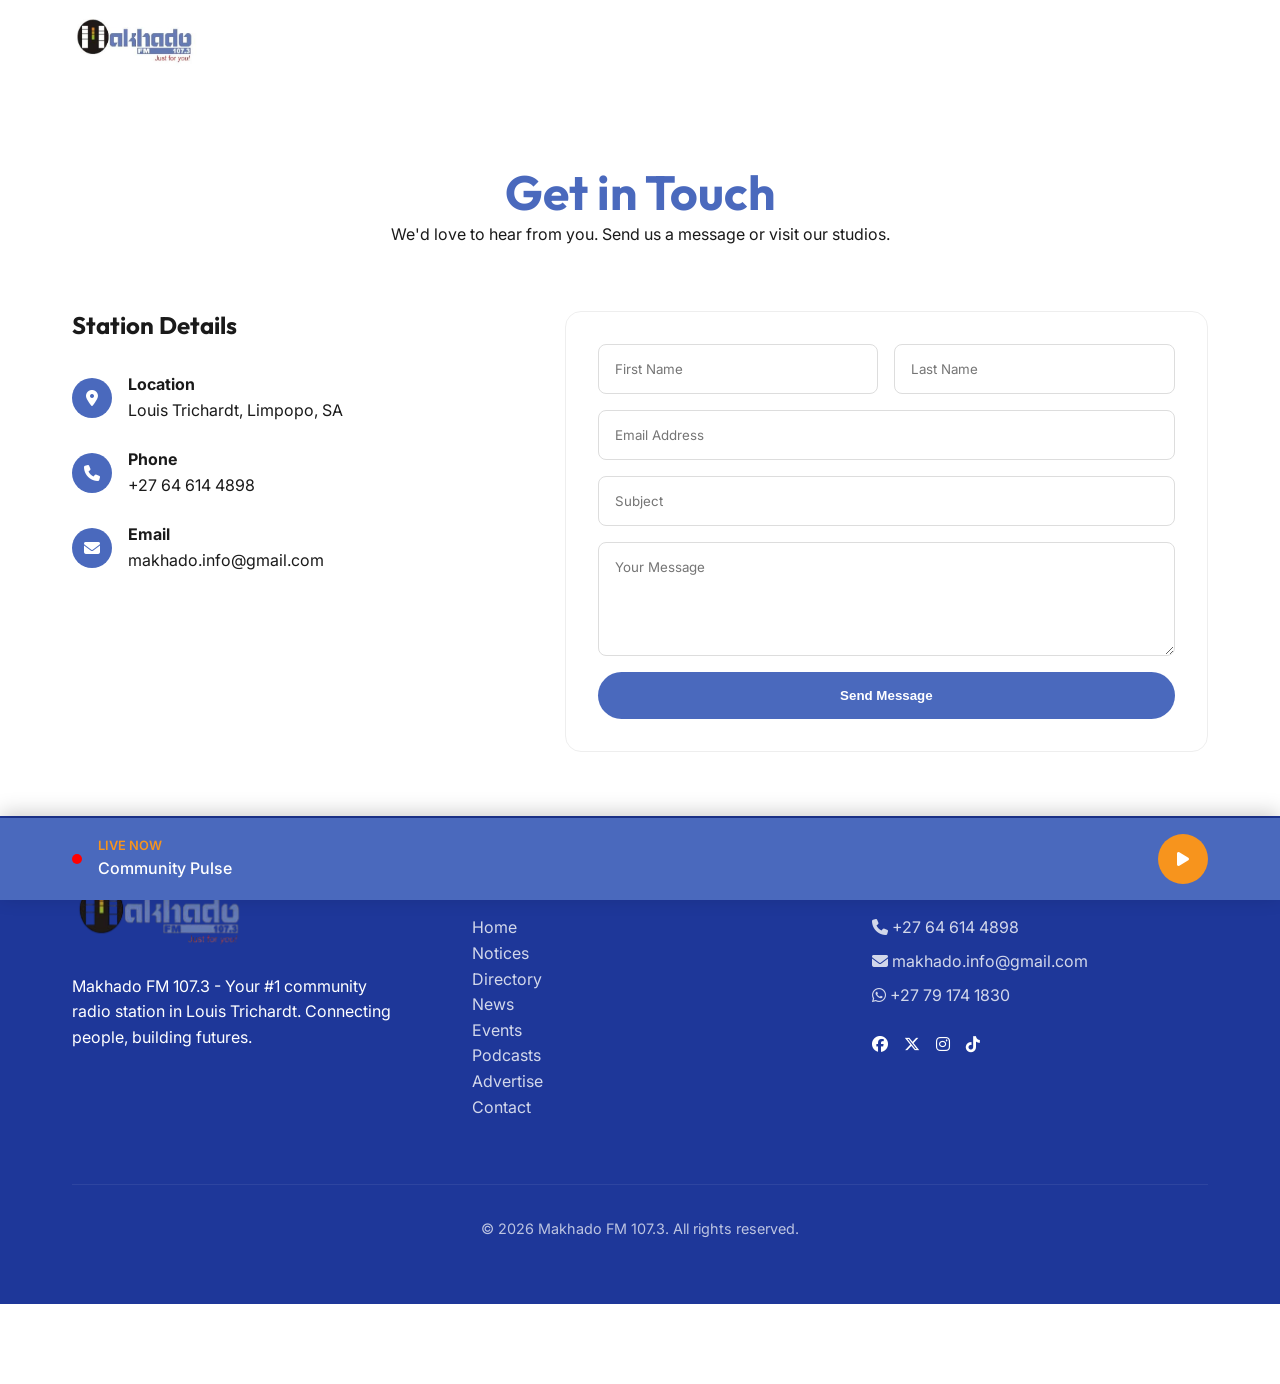
<file: contact.html>
<!DOCTYPE html>
<html lang="en">
<head>
    <meta charset="UTF-8">
    <meta name="viewport" content="width=device-width, initial-scale=1.0">
    <title>Contact Us | Makhado FM 107.3</title>
    <link rel="icon" type="image/jpeg" href="assets/favicon.jpg">
    <link rel="stylesheet" href="style.css">
    <link rel="stylesheet" href="https://cdnjs.cloudflare.com/ajax/libs/font-awesome/6.5.1/css/all.min.css">
</head>
<body>

        <header id="header" class="scrolled">
        <div class="container nav-container">
            <nav>
                <div class="logo">
                    <a href="index.html"><img src="assets/logo.jpg" alt="Makhado FM Logo"></a>
                </div>
                <ul class="nav-links">
                    <li><a href="index.html">Home</a></li>
                    <li><a href="notices.html">Notices</a></li>
                    <li><a href="directory.html">Directory</a></li>
                    <li><a href="news.html">News</a></li>
                    <li><a href="events.html">Events</a></li>
                    <li><a href="podcasts.html">Podcasts</a></li>
                    <li><a href="advertise.html">Advertise</a></li>
                    <li><a href="contact.html">Contact</a></li>
                </ul>
                <div class="theme-toggle" id="theme-toggle">
                    <i class="fas fa-moon"></i>
                </div>
                <div class="mobile-menu-btn">
                    <i class="fas fa-bars"></i>
                </div>
            </nav>
        </div>
    </header>

    <main style="padding-top: 100px;">
        <section class="section">
            <div class="container">
                <div style="text-align: center; margin-bottom: 4rem;">
                    <h1 style="color: var(--primary); font-size: 3rem;">Get in Touch</h1>
                    <p>We'd love to hear from you. Send us a message or visit our studios.</p>
                </div>

                <div class="contact-container">
                    <div class="contact-info">
                        <h2>Station Details</h2>
                        <ul style="margin-top: 2rem; display: flex; flex-direction: column; gap: 1.5rem;">
                            <li>
                                <div style="display: flex; gap: 1rem; align-items: center;">
                                    <div style="background: var(--primary); color: white; width: 40px; height: 40px; border-radius: 50%; display: flex; align-items: center; justify-content: center;"><i class="fas fa-map-marker-alt"></i></div>
                                    <div>
                                        <strong>Location</strong><br>
                                        Louis Trichardt, Limpopo, SA
                                    </div>
                                </div>
                            </li>
                            <li>
                                <div style="display: flex; gap: 1rem; align-items: center;">
                                    <div style="background: var(--primary); color: white; width: 40px; height: 40px; border-radius: 50%; display: flex; align-items: center; justify-content: center;"><i class="fas fa-phone"></i></div>
                                    <div>
                                        <strong>Phone</strong><br>
                                        +27 64 614 4898
                                    </div>
                                </div>
                            </li>
                            <li>
                                <div style="display: flex; gap: 1rem; align-items: center;">
                                    <div style="background: var(--primary); color: white; width: 40px; height: 40px; border-radius: 50%; display: flex; align-items: center; justify-content: center;"><i class="fas fa-envelope"></i></div>
                                    <div>
                                        <strong>Email</strong><br>
                                        makhado.info@gmail.com
                                    </div>
                                </div>
                            </li>
                        </ul>
                    </div>
                    <div class="contact-form glass-card" style="padding: var(--space-md); border: 1px solid #eee; background: white;">
                        <form id="contactForm">
                            <div style="display: grid; grid-template-columns: 1fr 1fr; gap: 1rem;">
                                <input type="text" placeholder="First Name" required>
                                <input type="text" placeholder="Last Name" required>
                            </div>
                            <input type="email" placeholder="Email Address" required>
                            <input type="text" placeholder="Subject">
                            <textarea rows="5" placeholder="Your Message" required></textarea>
                            <button type="submit" class="btn btn-primary">Send Message</button>
                        </form>
                    </div>
                </div>
            </div>
        </section>
    </main>

    <footer>
        <div class="container">
            <div class="footer-grid">
                <div>
                    <img src="assets/footer-logo.png" alt="Makhado FM" style="height: 70px; margin-bottom: 1rem;">
                    <p>Makhado FM 107.3 - Your #1 community radio station in Louis Trichardt. Connecting people, building futures.</p>
                </div>
                <div>
                    <h4>Quick Links</h4>
                    <ul style="margin-top: 1rem; opacity: 0.8;">
                        <li><a href="index.html">Home</a></li>
                        <li><a href="notices.html">Notices</a></li>
                        <li><a href="directory.html">Directory</a></li>
                        <li><a href="news.html">News</a></li>
                        <li><a href="events.html">Events</a></li>
                        <li><a href="podcasts.html">Podcasts</a></li>
                        <li><a href="advertise.html">Advertise</a></li>
                        <li><a href="contact.html">Contact</a></li>
                    </ul>
                </div>
                <div>
                    <h4>Contact Us</h4>
                    <ul style="margin-top: 1rem; opacity: 0.8; display: flex; flex-direction: column; gap: 0.5rem;">
                        <li><i class="fas fa-phone"></i> +27 64 614 4898</li>
                        <li><i class="fas fa-envelope"></i> makhado.info@gmail.com</li>
                        <li><i class="fab fa-whatsapp"></i> +27 79 174 1830</li>
                    </ul>
                    <div style="margin-top: 1.5rem; display: flex; gap: 1rem;">
                        <a href="https://www.facebook.com/MakhadofmRadio?mibextid=ZbWKwL" target="_blank"><i class="fab fa-facebook"></i></a>
                        <a href="https://x.com/Makhadofm1" target="_blank"><i class="fab fa-x-twitter"></i></a>
                        <a href="https://www.instagram.com/explore/locations/1019612818/makhado-fm-1073/" target="_blank"><i class="fab fa-instagram"></i></a>
                        <a href="https://www.tiktok.com/@makhado.fm" target="_blank"><i class="fab fa-tiktok"></i></a>
                    </div>
                </div>
            </div>
<div class="footer-bottom">
                <p>&copy; 2026 Makhado FM 107.3. All rights reserved.</p>
            </div>
        </div>
    </footer>

    <!-- Sticky Player -->
    <div class="sticky-player">
        <div class="container player-container">
            <div class="now-playing">
                <div class="live-indicator"></div>
                <div>
                    <p style="font-size: 0.8rem; font-weight: 600; text-transform: uppercase; color: var(--secondary);">Live Now</p>
                    <p id="current-show" style="font-weight: 500;">Community Pulse</p>
                </div>
            </div>
            <div class="controls">
                <div class="play-btn" id="master-play" onclick="togglePlayer()">
                    <i class="fas fa-play" id="play-icon"></i>
                </div>
            </div>
        </div>
    </div>

    <audio id="radio-stream" src="https://sv2.famcast.co.za/stream/makhado_fm"></audio>
    <script src="script.js"></script>
</body>
</html>
</file>
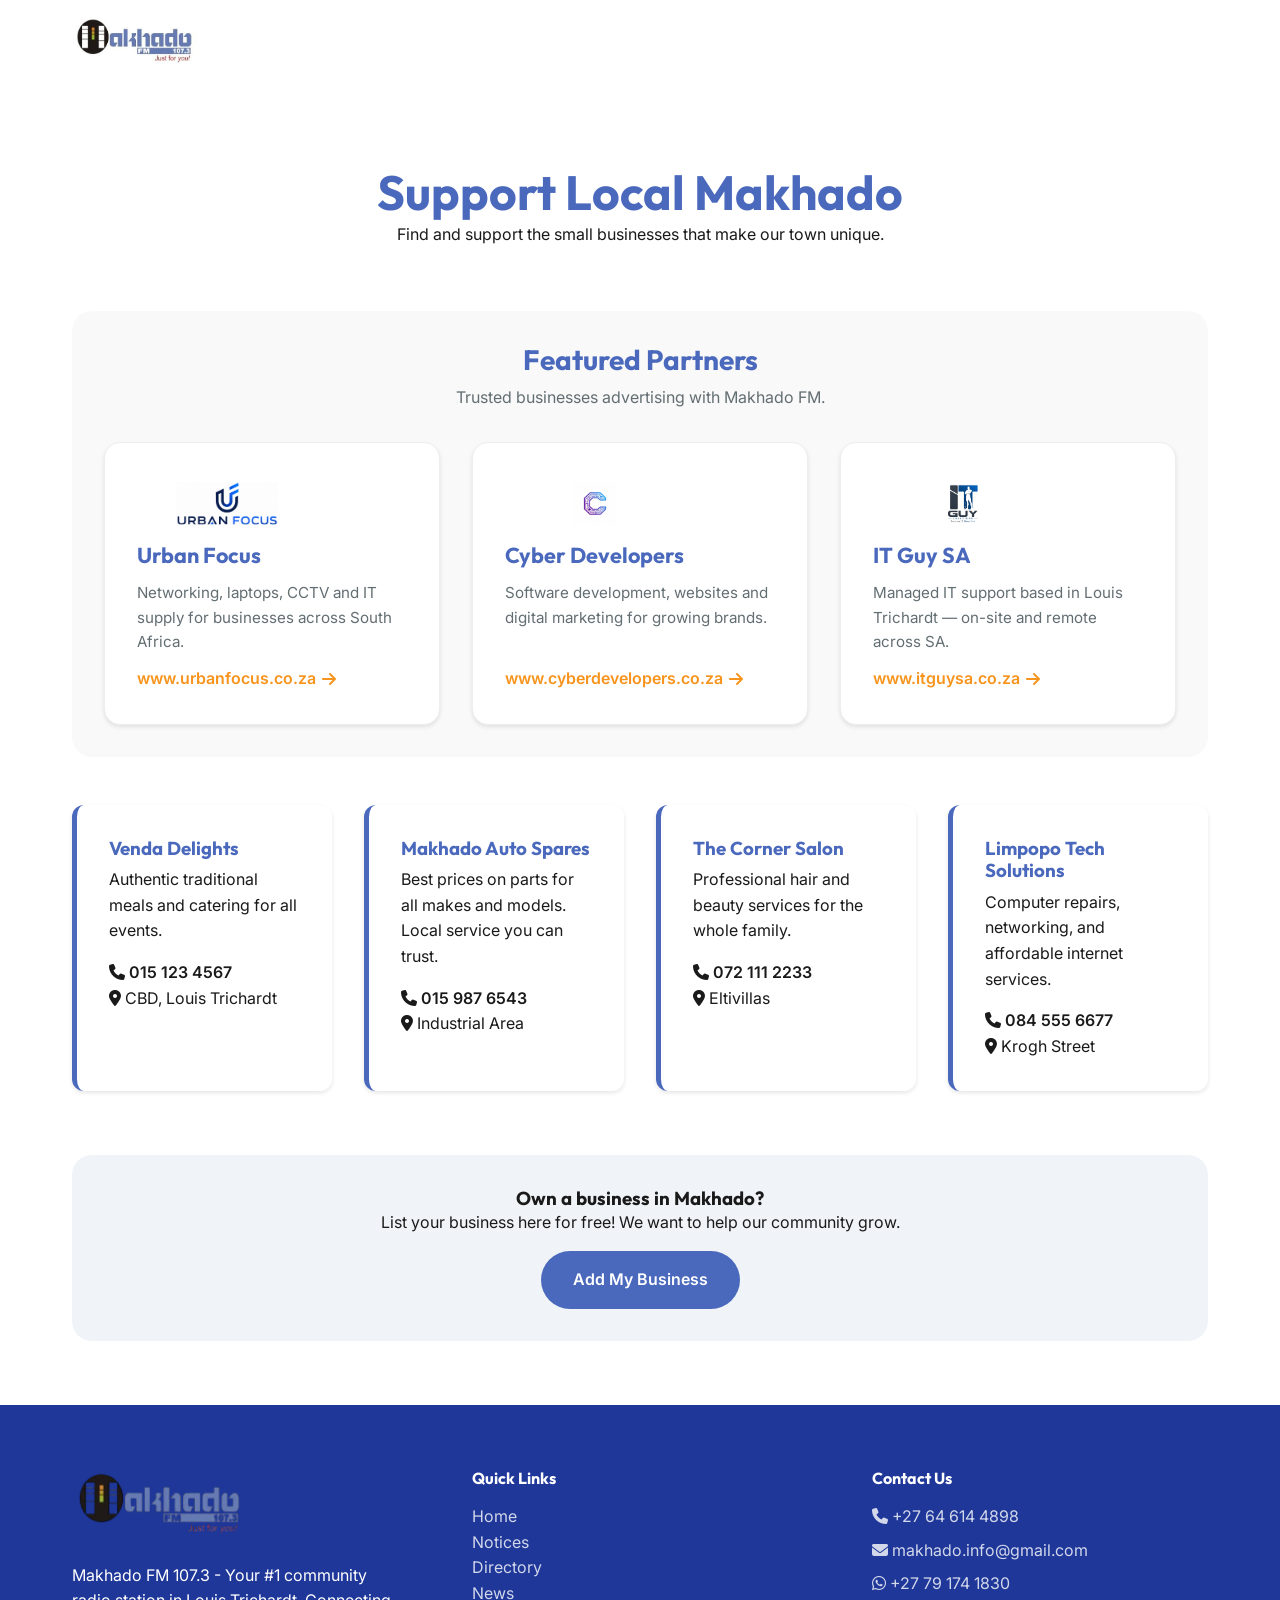
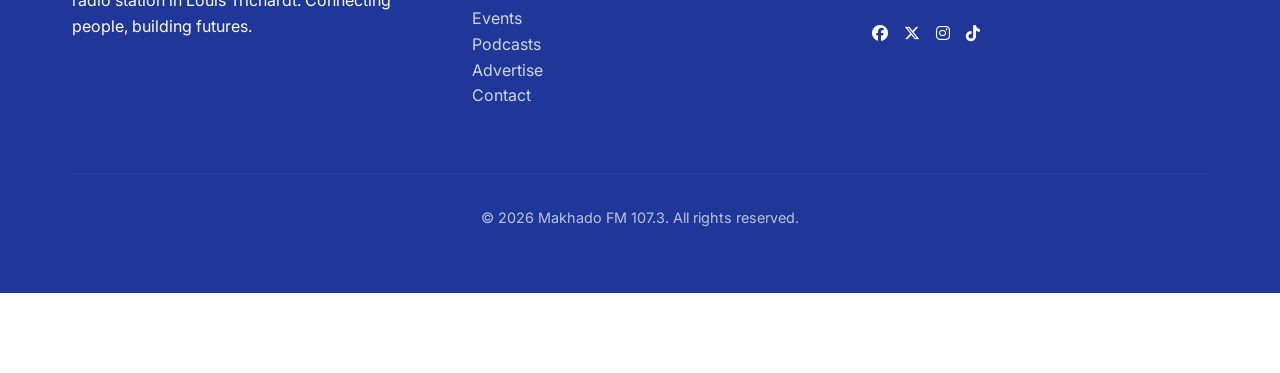
<file: directory.html>
<!DOCTYPE html>
<html lang="en">
<head>
    <meta charset="UTF-8">
    <meta name="viewport" content="width=device-width, initial-scale=1.0">
    <title>Local Directory | Makhado FM 107.3</title>
    <link rel="icon" type="image/jpeg" href="assets/favicon.jpg">
    <link rel="stylesheet" href="style.css">
    <link rel="stylesheet" href="https://cdnjs.cloudflare.com/ajax/libs/font-awesome/6.5.1/css/all.min.css">
</head>
<body>

        <header id="header" class="scrolled">
        <div class="container nav-container">
            <nav>
                <div class="logo">
                    <a href="index.html"><img src="assets/logo.jpg" alt="Makhado FM Logo"></a>
                </div>
                <ul class="nav-links">
                    <li><a href="index.html">Home</a></li>
                    <li><a href="notices.html">Notices</a></li>
                    <li><a href="directory.html">Directory</a></li>
                    <li><a href="news.html">News</a></li>
                    <li><a href="events.html">Events</a></li>
                    <li><a href="podcasts.html">Podcasts</a></li>
                    <li><a href="advertise.html">Advertise</a></li>
                    <li><a href="contact.html">Contact</a></li>
                </ul>
                <div class="theme-toggle" id="theme-toggle">
                    <i class="fas fa-moon"></i>
                </div>
                <div class="mobile-menu-btn">
                    <i class="fas fa-bars"></i>
                </div>
            </nav>
        </div>
    </header>

    <main style="padding-top: 100px;">
        <section class="section">
            <div class="container">
                <div style="text-align: center; margin-bottom: 4rem;">
                    <h1 style="color: var(--primary); font-size: 3rem;">Support Local Makhado</h1>
                    <p>Find and support the small businesses that make our town unique.</p>
                </div>

                <div class="partners-section partners-light" style="padding: var(--space-md); border-radius: 20px; margin-bottom: 3rem;">
                    <div style="text-align: center; margin-bottom: 1.5rem;">
                        <h2 style="font-size: 1.75rem;">Featured Partners</h2>
                        <p class="section-lead">Trusted businesses advertising with Makhado FM.</p>
                    </div>
                    <div class="partners-grid">
                        <a href="https://www.urbanfocus.co.za" class="partner-card" target="_blank" rel="noopener noreferrer">
                            <img class="partner-logo" src="assets/partner-urbanfocus.jpg" alt="Urban Focus logo">
                            <h3>Urban Focus</h3>
                            <p>Networking, laptops, CCTV and IT supply for businesses across South Africa.</p>
                            <span class="partner-link">www.urbanfocus.co.za <i class="fas fa-arrow-right"></i></span>
                        </a>
                        <a href="https://www.cyberdevelopers.co.za" class="partner-card" target="_blank" rel="noopener noreferrer">
                            <img class="partner-logo" src="assets/partner-cyberdevelopers.jpg" alt="Cyber Developers logo">
                            <h3>Cyber Developers</h3>
                            <p>Software development, websites and digital marketing for growing brands.</p>
                            <span class="partner-link">www.cyberdevelopers.co.za <i class="fas fa-arrow-right"></i></span>
                        </a>
                        <a href="https://www.itguysa.co.za" class="partner-card" target="_blank" rel="noopener noreferrer">
                            <img class="partner-logo" src="assets/partner-itguysa.png" alt="IT Guy SA logo">
                            <h3>IT Guy SA</h3>
                            <p>Managed IT support based in Louis Trichardt — on-site and remote across SA.</p>
                            <span class="partner-link">www.itguysa.co.za <i class="fas fa-arrow-right"></i></span>
                        </a>
                    </div>
                </div>

                <div class="dj-grid">
                    <div class="schedule-card">
                        <h3>Venda Delights</h3>
                        <p>Authentic traditional meals and catering for all events.</p>
                        <p style="margin-top: 1rem; font-weight: 600;"><i class="fas fa-phone"></i> 015 123 4567</p>
                        <p><i class="fas fa-map-marker-alt"></i> CBD, Louis Trichardt</p>
                    </div>
                    <div class="schedule-card">
                        <h3>Makhado Auto Spares</h3>
                        <p>Best prices on parts for all makes and models. Local service you can trust.</p>
                        <p style="margin-top: 1rem; font-weight: 600;"><i class="fas fa-phone"></i> 015 987 6543</p>
                        <p><i class="fas fa-map-marker-alt"></i> Industrial Area</p>
                    </div>
                    <div class="schedule-card">
                        <h3>The Corner Salon</h3>
                        <p>Professional hair and beauty services for the whole family.</p>
                        <p style="margin-top: 1rem; font-weight: 600;"><i class="fas fa-phone"></i> 072 111 2233</p>
                        <p><i class="fas fa-map-marker-alt"></i> Eltivillas</p>
                    </div>
                    <div class="schedule-card">
                        <h3>Limpopo Tech Solutions</h3>
                        <p>Computer repairs, networking, and affordable internet services.</p>
                        <p style="margin-top: 1rem; font-weight: 600;"><i class="fas fa-phone"></i> 084 555 6677</p>
                        <p><i class="fas fa-map-marker-alt"></i> Krogh Street</p>
                    </div>
                </div>

                <div style="margin-top: 4rem; text-align: center; padding: var(--space-md); background: #f0f4f8; border-radius: 20px;">
                    <h3>Own a business in Makhado?</h3>
                    <p>List your business here for free! We want to help our community grow.</p>
                    <a href="contact.html" class="btn btn-primary" style="margin-top: 1rem;">Add My Business</a>
                </div>
            </div>
        </section>
    </main>

    <footer>
        <div class="container">
            <div class="footer-grid">
                <div>
                    <img src="assets/footer-logo.png" alt="Makhado FM" style="height: 70px; margin-bottom: 1rem;">
                    <p>Makhado FM 107.3 - Your #1 community radio station in Louis Trichardt. Connecting people, building futures.</p>
                </div>
                <div>
                    <h4>Quick Links</h4>
                    <ul style="margin-top: 1rem; opacity: 0.8;">
                        <li><a href="index.html">Home</a></li>
                        <li><a href="notices.html">Notices</a></li>
                        <li><a href="directory.html">Directory</a></li>
                        <li><a href="news.html">News</a></li>
                        <li><a href="events.html">Events</a></li>
                        <li><a href="podcasts.html">Podcasts</a></li>
                        <li><a href="advertise.html">Advertise</a></li>
                        <li><a href="contact.html">Contact</a></li>
                    </ul>
                </div>
                <div>
                    <h4>Contact Us</h4>
                    <ul style="margin-top: 1rem; opacity: 0.8; display: flex; flex-direction: column; gap: 0.5rem;">
                        <li><i class="fas fa-phone"></i> +27 64 614 4898</li>
                        <li><i class="fas fa-envelope"></i> makhado.info@gmail.com</li>
                        <li><i class="fab fa-whatsapp"></i> +27 79 174 1830</li>
                    </ul>
                    <div style="margin-top: 1.5rem; display: flex; gap: 1rem;">
                        <a href="https://www.facebook.com/MakhadofmRadio?mibextid=ZbWKwL" target="_blank"><i class="fab fa-facebook"></i></a>
                        <a href="https://x.com/Makhadofm1" target="_blank"><i class="fab fa-x-twitter"></i></a>
                        <a href="https://www.instagram.com/explore/locations/1019612818/makhado-fm-1073/" target="_blank"><i class="fab fa-instagram"></i></a>
                        <a href="https://www.tiktok.com/@makhado.fm" target="_blank"><i class="fab fa-tiktok"></i></a>
                    </div>
                </div>
            </div>
<div class="footer-bottom">
                <p>&copy; 2026 Makhado FM 107.3. All rights reserved.</p>
            </div>
        </div>
    </footer>

    <script src="script.js"></script>
</body>
</html>
</file>
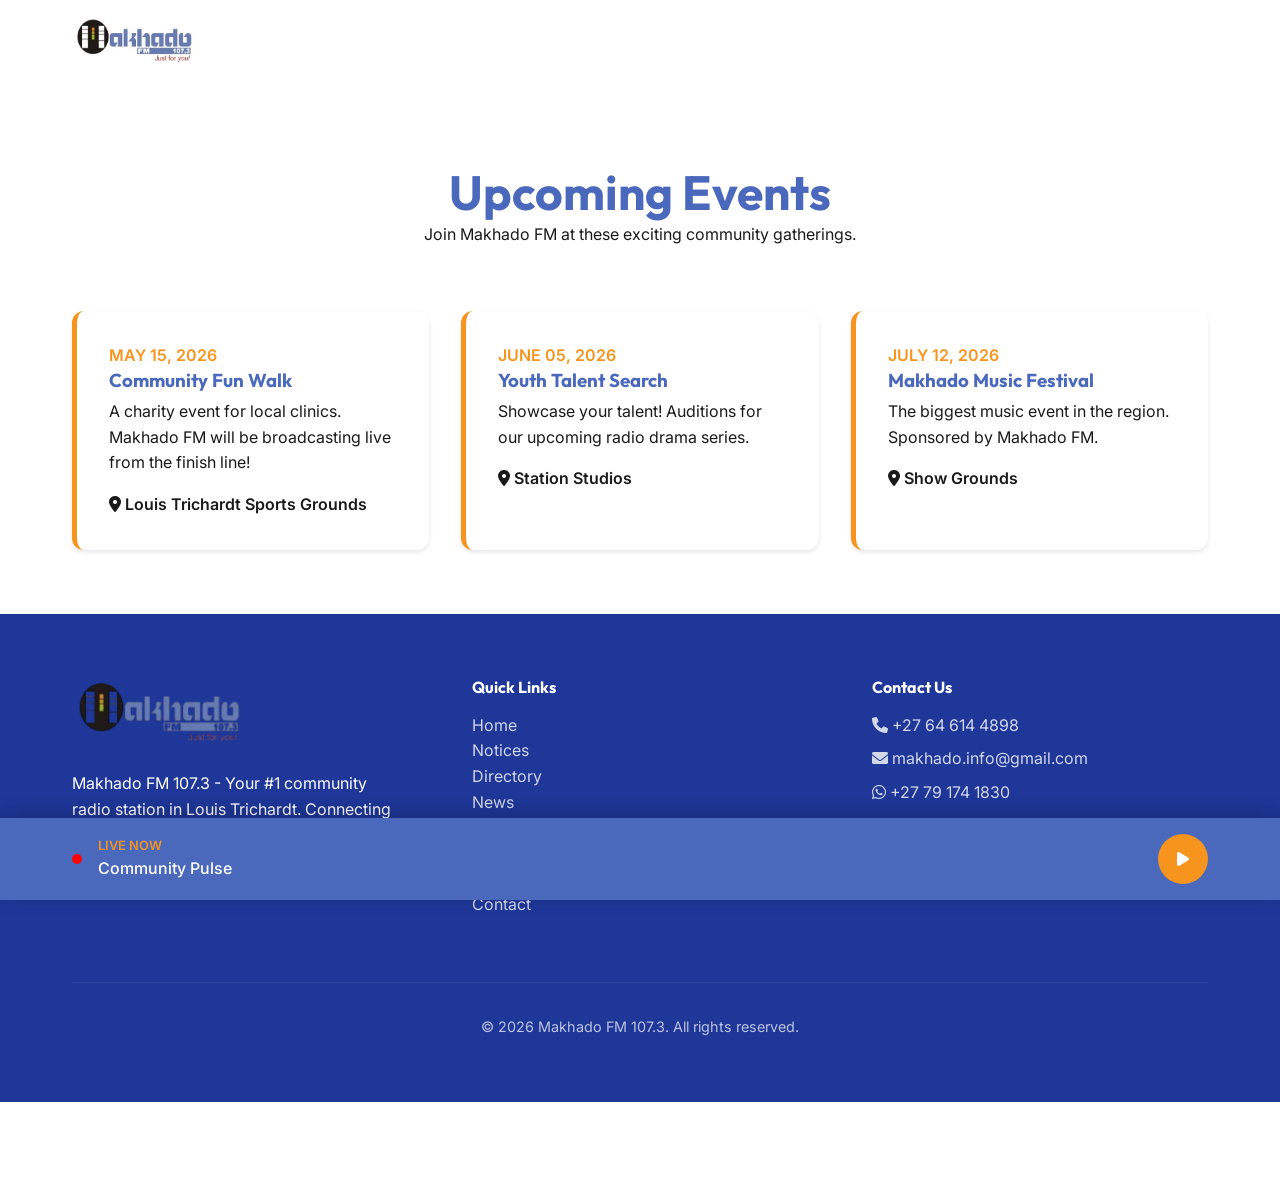
<file: events.html>
<!DOCTYPE html>
<html lang="en">
<head>
    <meta charset="UTF-8">
    <meta name="viewport" content="width=device-width, initial-scale=1.0">
    <title>Events | Makhado FM 107.3</title>
    <link rel="icon" type="image/jpeg" href="assets/favicon.jpg">
    <link rel="stylesheet" href="style.css">
    <link rel="stylesheet" href="https://cdnjs.cloudflare.com/ajax/libs/font-awesome/6.0.0/css/all.min.css">
</head>
<body>

        <header id="header" class="scrolled">
        <div class="container nav-container">
            <nav>
                <div class="logo">
                    <a href="index.html"><img src="assets/logo.jpg" alt="Makhado FM Logo"></a>
                </div>
                <ul class="nav-links">
                    <li><a href="index.html">Home</a></li>
                    <li><a href="notices.html">Notices</a></li>
                    <li><a href="directory.html">Directory</a></li>
                    <li><a href="news.html">News</a></li>
                    <li><a href="events.html">Events</a></li>
                    <li><a href="podcasts.html">Podcasts</a></li>
                    <li><a href="advertise.html">Advertise</a></li>
                    <li><a href="contact.html">Contact</a></li>
                </ul>
                <div class="theme-toggle" id="theme-toggle">
                    <i class="fas fa-moon"></i>
                </div>
                <div class="mobile-menu-btn">
                    <i class="fas fa-bars"></i>
                </div>
            </nav>
        </div>
    </header>

    <main style="padding-top: 100px;">
        <section class="section">
            <div class="container">
                <div style="text-align: center; margin-bottom: 4rem;">
                    <h1 style="color: var(--primary); font-size: 3rem;">Upcoming Events</h1>
                    <p>Join Makhado FM at these exciting community gatherings.</p>
                </div>

                <div class="schedule-grid">
                    <div class="schedule-card" style="border-left-color: var(--secondary);">
                        <span class="time">MAY 15, 2026</span>
                        <h3>Community Fun Walk</h3>
                        <p>A charity event for local clinics. Makhado FM will be broadcasting live from the finish line!</p>
                        <p style="margin-top: 1rem; font-weight: 600;"><i class="fas fa-map-marker-alt"></i> Louis Trichardt Sports Grounds</p>
                    </div>
                    <div class="schedule-card" style="border-left-color: var(--secondary);">
                        <span class="time">JUNE 05, 2026</span>
                        <h3>Youth Talent Search</h3>
                        <p>Showcase your talent! Auditions for our upcoming radio drama series.</p>
                        <p style="margin-top: 1rem; font-weight: 600;"><i class="fas fa-map-marker-alt"></i> Station Studios</p>
                    </div>
                    <div class="schedule-card" style="border-left-color: var(--secondary);">
                        <span class="time">JULY 12, 2026</span>
                        <h3>Makhado Music Festival</h3>
                        <p>The biggest music event in the region. Sponsored by Makhado FM.</p>
                        <p style="margin-top: 1rem; font-weight: 600;"><i class="fas fa-map-marker-alt"></i> Show Grounds</p>
                    </div>
                </div>
            </div>
        </section>
    </main>

    <footer>
        <div class="container">
            <div class="footer-grid">
                <div>
                    <img src="assets/footer-logo.png" alt="Makhado FM" style="height: 70px; margin-bottom: 1rem;">
                    <p>Makhado FM 107.3 - Your #1 community radio station in Louis Trichardt. Connecting people, building futures.</p>
                </div>
                <div>
                    <h4>Quick Links</h4>
                    <ul style="margin-top: 1rem; opacity: 0.8;">
                        <li><a href="index.html">Home</a></li>
                        <li><a href="notices.html">Notices</a></li>
                        <li><a href="directory.html">Directory</a></li>
                        <li><a href="news.html">News</a></li>
                        <li><a href="events.html">Events</a></li>
                        <li><a href="podcasts.html">Podcasts</a></li>
                        <li><a href="advertise.html">Advertise</a></li>
                        <li><a href="contact.html">Contact</a></li>
                    </ul>
                </div>
                <div>
                    <h4>Contact Us</h4>
                    <ul style="margin-top: 1rem; opacity: 0.8; display: flex; flex-direction: column; gap: 0.5rem;">
                        <li><i class="fas fa-phone"></i> +27 64 614 4898</li>
                        <li><i class="fas fa-envelope"></i> makhado.info@gmail.com</li>
                        <li><i class="fab fa-whatsapp"></i> +27 79 174 1830</li>
                    </ul>
                    <div style="margin-top: 1.5rem; display: flex; gap: 1rem;">
                        <a href="https://www.facebook.com/MakhadofmRadio?mibextid=ZbWKwL" target="_blank"><i class="fab fa-facebook"></i></a>
                        <a href="https://x.com/Makhadofm1" target="_blank"><i class="fab fa-x-twitter"></i></a>
                        <a href="https://www.instagram.com/explore/locations/1019612818/makhado-fm-1073/" target="_blank"><i class="fab fa-instagram"></i></a>
                        <a href="https://www.tiktok.com/@makhado.fm" target="_blank"><i class="fab fa-tiktok"></i></a>
                    </div>
                </div>
            </div>
<div class="footer-bottom">
                <p>&copy; 2026 Makhado FM 107.3. All rights reserved.</p>
            </div>
        </div>
    </footer>

    <!-- Sticky Player -->
    <div class="sticky-player">
        <div class="container player-container">
            <div class="now-playing">
                <div class="live-indicator"></div>
                <div>
                    <p style="font-size: 0.8rem; font-weight: 600; text-transform: uppercase; color: var(--secondary);">Live Now</p>
                    <p id="current-show" style="font-weight: 500;">Community Pulse</p>
                </div>
            </div>
            <div class="controls">
                <div class="play-btn" id="master-play" onclick="togglePlayer()">
                    <i class="fas fa-play" id="play-icon"></i>
                </div>
            </div>
        </div>
    </div>

    <audio id="radio-stream" src="https://sv2.famcast.co.za/stream/makhado_fm"></audio>
    <script src="script.js"></script>
</body>
</html>
</file>
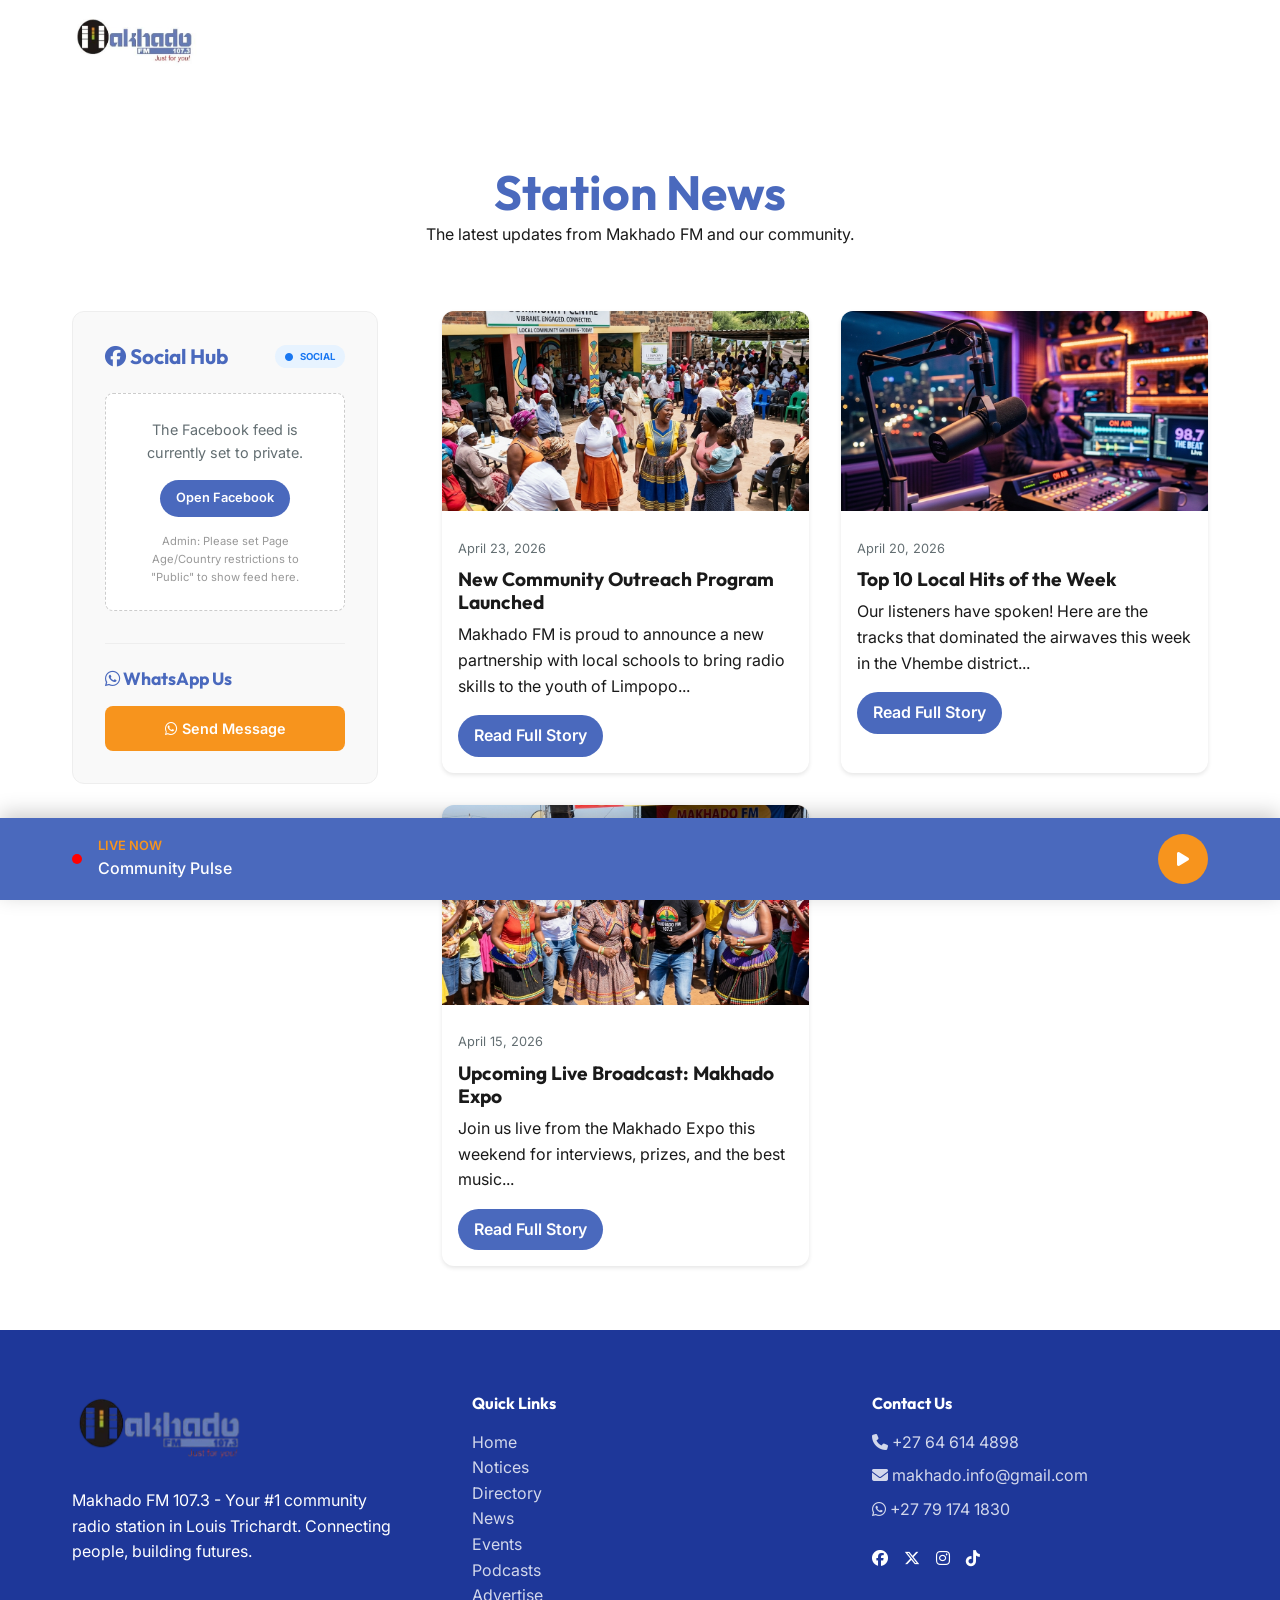
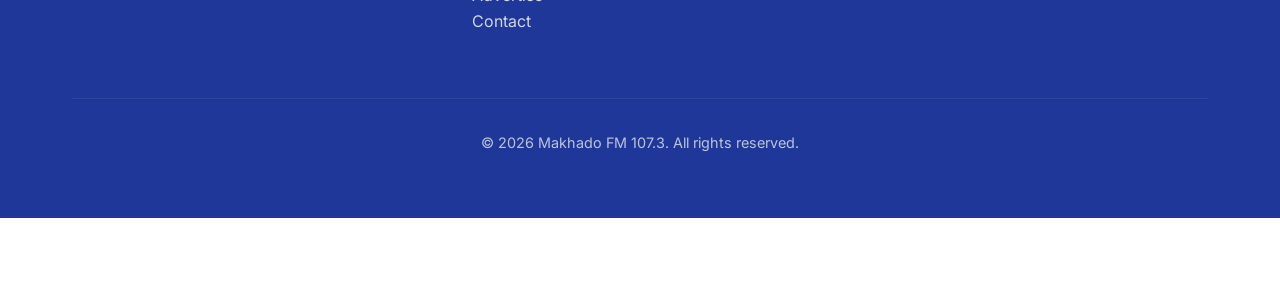
<file: news.html>
<!DOCTYPE html>
<html lang="en">
<head>
    <meta charset="UTF-8">
    <meta name="viewport" content="width=device-width, initial-scale=1.0">
    <title>News | Makhado FM 107.3</title>
    <link rel="icon" type="image/jpeg" href="assets/favicon.jpg">
    <link rel="stylesheet" href="style.css">
    <link rel="stylesheet" href="https://cdnjs.cloudflare.com/ajax/libs/font-awesome/6.5.1/css/all.min.css">
</head>
<body>
    <div id="fb-root"></div>
    <script async defer crossorigin="anonymous" src="https://connect.facebook.net/en_GB/sdk.js#xfbml=1&version=v19.0"></script>

    <header id="header" class="scrolled">
        <div class="container nav-container">
            <nav>
                <div class="logo">
                    <a href="index.html"><img src="assets/logo.jpg" alt="Makhado FM Logo"></a>
                </div>
                <ul class="nav-links">
                    <li><a href="index.html">Home</a></li>
                    <li><a href="notices.html">Notices</a></li>
                    <li><a href="directory.html">Directory</a></li>
                    <li><a href="news.html">News</a></li>
                    <li><a href="events.html">Events</a></li>
                    <li><a href="podcasts.html">Podcasts</a></li>
                    <li><a href="advertise.html">Advertise</a></li>
                    <li><a href="contact.html">Contact</a></li>
                </ul>
                <div class="theme-toggle" id="theme-toggle">
                    <i class="fas fa-moon"></i>
                </div>
                <div class="mobile-menu-btn">
                    <i class="fas fa-bars"></i>
                </div>
            </nav>
        </div>
    </header>

    <main style="padding-top: 100px;">
        <section class="section">
            <div class="container">
                <div style="text-align: center; margin-bottom: 4rem;">
                    <h1 style="color: var(--primary); font-size: 3rem;">Station News</h1>
                    <p>The latest updates from Makhado FM and our community.</p>
                </div>

                <div class="news-layout">
                    <!-- Social Sidebar (Now on the Left) -->
                    <aside class="social-sidebar">
                        <div style="background: var(--bg-card); padding: var(--space-md); border-radius: 12px; border: 1px solid #eee; position: sticky; top: 120px;">
                            <div style="display: flex; align-items: center; justify-content: space-between; margin-bottom: 1.5rem;">
                                <h2 style="color: var(--primary); font-size: 1.3rem;"><i class="fab fa-facebook"></i> Social Hub</h2>
                                <span style="background: #e7f3ff; color: #1877f2; padding: 4px 10px; border-radius: 20px; font-size: 0.6rem; font-weight: 700; text-transform: uppercase;"><i class="fas fa-circle" style="font-size: 0.5rem; margin-right: 5px; animation: blink 1s infinite;"></i> Social</span>
                            </div>
                            
                            <div class="fb-page" 
                                 data-href="https://www.facebook.com/MakhadofmRadio" 
                                 data-tabs="timeline" 
                                 data-width="" 
                                 data-height="600" 
                                 data-small-header="true" 
                                 data-adapt-container-width="true" 
                                 data-hide-cover="false" 
                                 data-show-facepile="false">
                                <blockquote cite="https://www.facebook.com/MakhadofmRadio" class="fb-xfbml-parse-ignore">
                                    <div style="padding: 1.5rem; text-align: center; background: #fff; border: 1px dashed #ccc; border-radius: 8px;">
                                        <p style="font-size: 0.9rem; color: var(--text-muted);">The Facebook feed is currently set to private.</p>
                                        <a href="https://www.facebook.com/MakhadofmRadio" target="_blank" class="btn btn-primary" style="margin-top: 1rem; font-size: 0.8rem; padding: 0.5rem 1rem;">Open Facebook</a>
                                        <p style="font-size: 0.7rem; color: #999; margin-top: 1rem;">Admin: Please set Page Age/Country restrictions to "Public" to show feed here.</p>
                                    </div>
                                </blockquote>
                            </div>
                            
                            <div style="margin-top: 2rem; border-top: 1px solid #eee; padding-top: 1.5rem;">
                                <h3 style="color: var(--primary); margin-bottom: 1rem; font-size: 1.1rem;"><i class="fab fa-whatsapp"></i> WhatsApp Us</h3>
                                <a href="https://wa.me/27791741830" class="btn btn-secondary" style="width: 100%; border-radius: 8px; padding: 0.7rem; font-size: 0.9rem;" target="_blank"><i class="fab fa-whatsapp"></i> Send Message</a>
                            </div>
                        </div>
                    </aside>

                    <!-- News Main (Now in the Center/Right) -->
                    <div class="news-main">
                        <div class="news-grid">
                            <div class="news-card">
                                <img src="assets/news1.png" alt="News" class="news-img">
                                <div class="news-content">
                                    <span class="date">April 23, 2026</span>
                                    <h3>New Community Outreach Program Launched</h3>
                                    <p>Makhado FM is proud to announce a new partnership with local schools to bring radio skills to the youth of Limpopo...</p>
                                    <a href="#" class="btn btn-primary" style="margin-top: 1rem; padding: 0.5rem 1rem;">Read Full Story</a>
                                </div>
                            </div>
                            <div class="news-card">
                                <img src="assets/hero-bg.png" alt="News" class="news-img">
                                <div class="news-content">
                                    <span class="date">April 20, 2026</span>
                                    <h3>Top 10 Local Hits of the Week</h3>
                                    <p>Our listeners have spoken! Here are the tracks that dominated the airwaves this week in the Vhembe district...</p>
                                    <a href="#" class="btn btn-primary" style="margin-top: 1rem; padding: 0.5rem 1rem;">Read Full Story</a>
                                </div>
                            </div>
                            <div class="news-card">
                                <img src="assets/gallery1.png" alt="News" class="news-img">
                                <div class="news-content">
                                    <span class="date">April 15, 2026</span>
                                    <h3>Upcoming Live Broadcast: Makhado Expo</h3>
                                    <p>Join us live from the Makhado Expo this weekend for interviews, prizes, and the best music...</p>
                                    <a href="#" class="btn btn-primary" style="margin-top: 1rem; padding: 0.5rem 1rem;">Read Full Story</a>
                                </div>
                            </div>
                        </div>
                    </div>
                </div>
            </div>
        </section>
    </main>

    <footer>
        <div class="container">
            <div class="footer-grid">
                <div>
                    <img src="assets/footer-logo.png" alt="Makhado FM" style="height: 70px; margin-bottom: 1rem;">
                    <p>Makhado FM 107.3 - Your #1 community radio station in Louis Trichardt. Connecting people, building futures.</p>
                </div>
                <div>
                    <h4>Quick Links</h4>
                    <ul style="margin-top: 1rem; opacity: 0.8;">
                        <li><a href="index.html">Home</a></li>
                        <li><a href="notices.html">Notices</a></li>
                        <li><a href="directory.html">Directory</a></li>
                        <li><a href="news.html">News</a></li>
                        <li><a href="events.html">Events</a></li>
                        <li><a href="podcasts.html">Podcasts</a></li>
                        <li><a href="advertise.html">Advertise</a></li>
                        <li><a href="contact.html">Contact</a></li>
                    </ul>
                </div>
                <div>
                    <h4>Contact Us</h4>
                    <ul style="margin-top: 1rem; opacity: 0.8; display: flex; flex-direction: column; gap: 0.5rem;">
                        <li><i class="fas fa-phone"></i> +27 64 614 4898</li>
                        <li><i class="fas fa-envelope"></i> makhado.info@gmail.com</li>
                        <li><i class="fab fa-whatsapp"></i> +27 79 174 1830</li>
                    </ul>
                    <div style="margin-top: 1.5rem; display: flex; gap: 1rem;">
                        <a href="https://www.facebook.com/MakhadofmRadio?mibextid=ZbWKwL" target="_blank"><i class="fab fa-facebook"></i></a>
                        <a href="https://x.com/Makhadofm1" target="_blank"><i class="fab fa-x-twitter"></i></a>
                        <a href="https://www.instagram.com/explore/locations/1019612818/makhado-fm-1073/" target="_blank"><i class="fab fa-instagram"></i></a>
                        <a href="https://www.tiktok.com/@makhado.fm" target="_blank"><i class="fab fa-tiktok"></i></a>
                    </div>
                </div>
            </div>
<div class="footer-bottom">
                <p>&copy; 2026 Makhado FM 107.3. All rights reserved.</p>
            </div>
        </div>
    </footer>

    <!-- Sticky Player -->
    <div class="sticky-player">
        <div class="container player-container">
            <div class="now-playing">
                <div class="live-indicator"></div>
                <div>
                    <p style="font-size: 0.8rem; font-weight: 600; text-transform: uppercase; color: var(--secondary);">Live Now</p>
                    <p id="current-show" style="font-weight: 500;">Community Pulse</p>
                </div>
            </div>
            <div class="controls">
                <div class="play-btn" id="master-play" onclick="togglePlayer()">
                    <i class="fas fa-play" id="play-icon"></i>
                </div>
            </div>
        </div>
    </div>

    <audio id="radio-stream" src="https://sv2.famcast.co.za/stream/makhado_fm"></audio>
    <script src="script.js"></script>
</body>
</html>
</file>
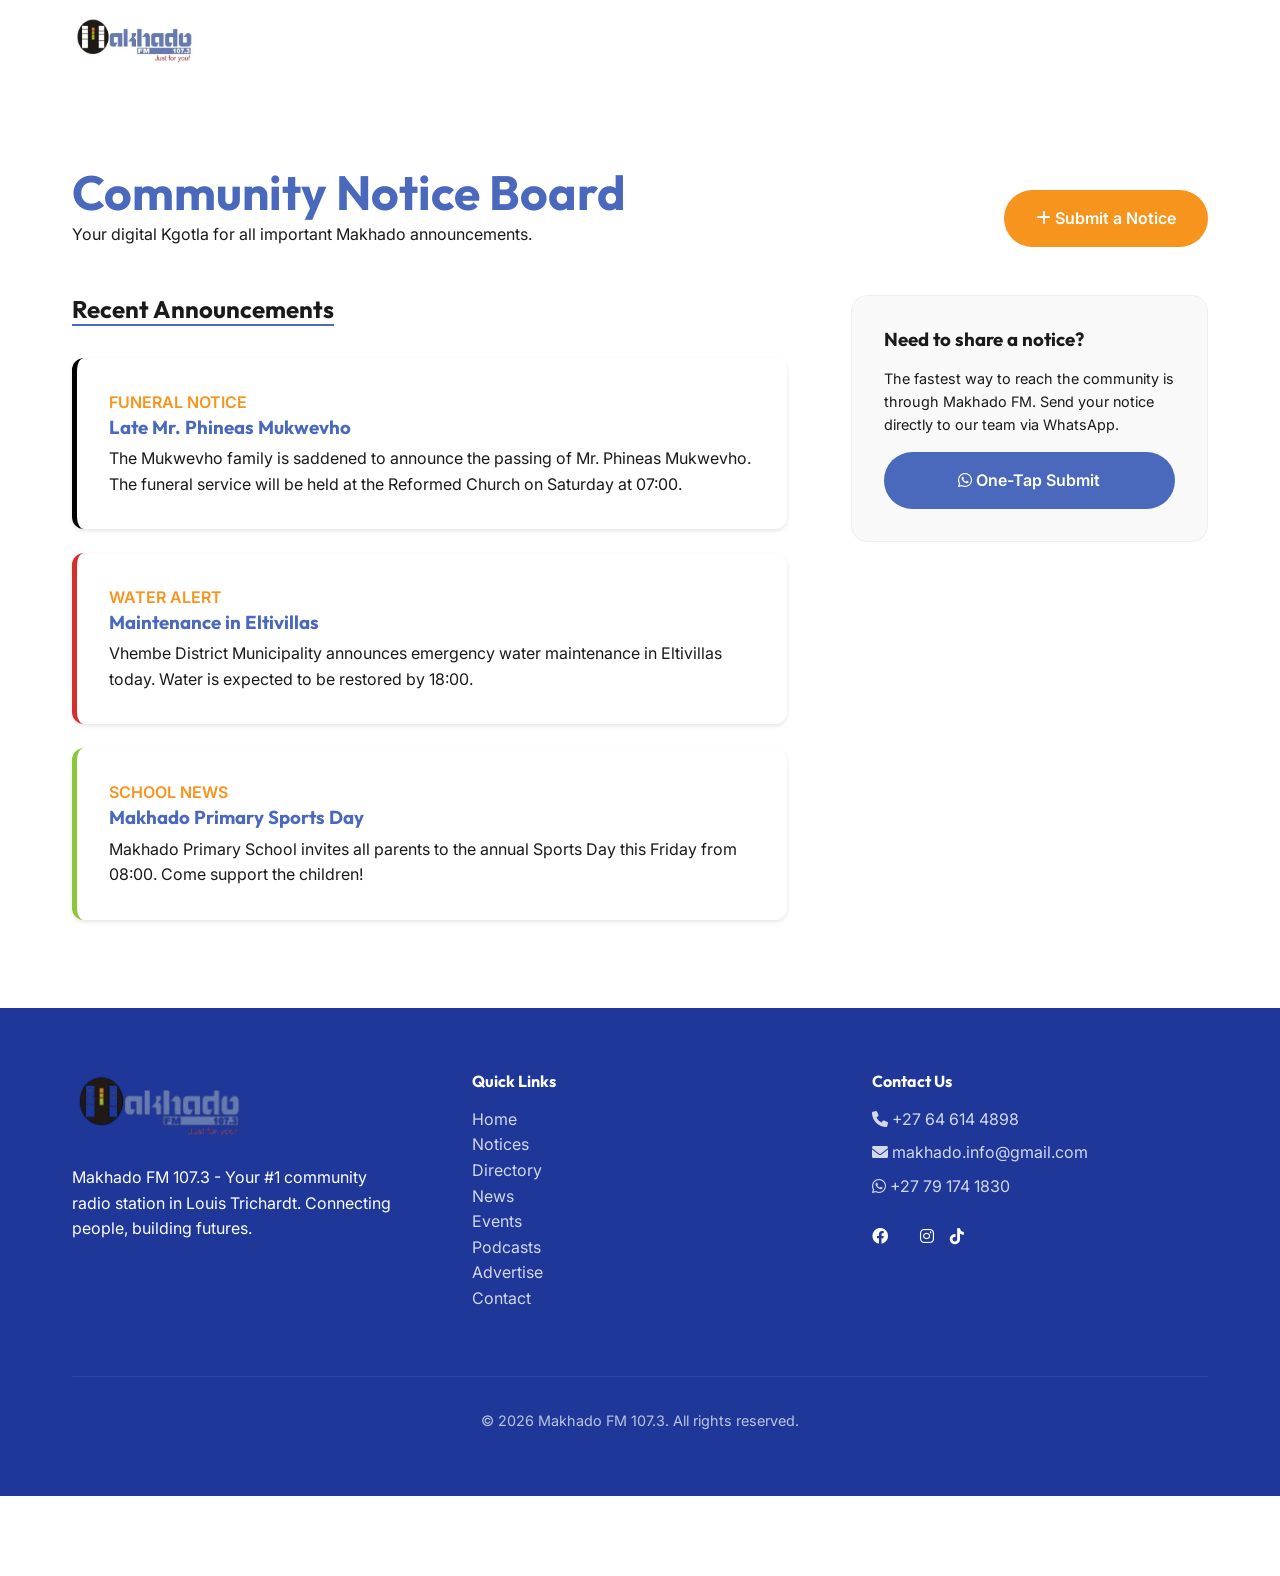
<file: notices.html>
<!DOCTYPE html>
<html lang="en">
<head>
    <meta charset="UTF-8">
    <meta name="viewport" content="width=device-width, initial-scale=1.0">
    <title>Community Notices | Makhado FM 107.3</title>
    <link rel="icon" type="image/jpeg" href="assets/favicon.jpg">
    <link rel="stylesheet" href="style.css">
    <link rel="stylesheet" href="https://cdnjs.cloudflare.com/ajax/libs/font-awesome/6.0.0/css/all.min.css">
</head>
<body class="notices-page">

        <header id="header" class="scrolled">
        <div class="container nav-container">
            <nav>
                <div class="logo">
                    <a href="index.html"><img src="assets/logo.jpg" alt="Makhado FM Logo"></a>
                </div>
                <ul class="nav-links">
                    <li><a href="index.html">Home</a></li>
                    <li><a href="notices.html">Notices</a></li>
                    <li><a href="directory.html">Directory</a></li>
                    <li><a href="news.html">News</a></li>
                    <li><a href="events.html">Events</a></li>
                    <li><a href="podcasts.html">Podcasts</a></li>
                    <li><a href="advertise.html">Advertise</a></li>
                    <li><a href="contact.html">Contact</a></li>
                </ul>
                <div class="theme-toggle" id="theme-toggle">
                    <i class="fas fa-moon"></i>
                </div>
                <div class="mobile-menu-btn">
                    <i class="fas fa-bars"></i>
                </div>
            </nav>
        </div>
    </header>

    <main style="padding-top: 100px;">
        <section class="section">
            <div class="container">
                <div style="display: flex; justify-content: space-between; align-items: flex-end; margin-bottom: 3rem; flex-wrap: wrap; gap: 1rem;">
                    <div>
                        <h1 style="color: var(--primary); font-size: 3rem;">Community Notice Board</h1>
                        <p>Your digital Kgotla for all important Makhado announcements.</p>
                    </div>
                    <a href="https://wa.me/27791741830?text=I%20would%20like%20to%20submit%20a%20funeral%20notice" class="btn btn-primary" style="background: var(--secondary);"><i class="fas fa-plus"></i> Submit a Notice</a>
                </div>

                <div class="contact-container" style="grid-template-columns: 2fr 1fr; gap: var(--space-lg);">
                    <!-- Notices List -->
                    <div class="notices-list">
                        <h2 style="margin-bottom: 2rem; border-bottom: 2px solid var(--primary); display: inline-block;">Recent Announcements</h2>
                        
                        <div class="schedule-card" style="margin-bottom: 1.5rem; border-left: 5px solid #000;">
                            <span class="time">FUNERAL NOTICE</span>
                            <h3>Late Mr. Phineas Mukwevho</h3>
                            <p>The Mukwevho family is saddened to announce the passing of Mr. Phineas Mukwevho. The funeral service will be held at the Reformed Church on Saturday at 07:00.</p>
                        </div>

                        <div class="schedule-card" style="margin-bottom: 1.5rem; border-left: 5px solid #d32f2f;">
                            <span class="time">WATER ALERT</span>
                            <h3>Maintenance in Eltivillas</h3>
                            <p>Vhembe District Municipality announces emergency water maintenance in Eltivillas today. Water is expected to be restored by 18:00.</p>
                        </div>

                        <div class="schedule-card" style="margin-bottom: 1.5rem; border-left: 5px solid var(--accent);">
                            <span class="time">SCHOOL NEWS</span>
                            <h3>Makhado Primary Sports Day</h3>
                            <p>Makhado Primary School invites all parents to the annual Sports Day this Friday from 08:00. Come support the children!</p>
                        </div>
                    </div>

                    <!-- Sidebar / Quick Submission -->
                    <div class="notice-sidebar">
                        <div class="glass-card" style="padding: var(--space-md); background: #f9f9f9; border: 1px solid #eee;">
                            <h3>Need to share a notice?</h3>
                            <p style="font-size: 0.9rem; margin: 1rem 0;">The fastest way to reach the community is through Makhado FM. Send your notice directly to our team via WhatsApp.</p>
                            <a href="https://wa.me/27791741830?text=I%20would%20like%20to%20submit%20a%20notice" class="btn btn-primary" style="width: 100%;"><i class="fab fa-whatsapp"></i> One-Tap Submit</a>
                        </div>
                    </div>
                </div>
            </div>
        </section>
    </main>

    <footer>
        <div class="container">
            <div class="footer-grid">
                <div>
                    <img src="assets/footer-logo.png" alt="Makhado FM" style="height: 70px; margin-bottom: 1rem;">
                    <p>Makhado FM 107.3 - Your #1 community radio station in Louis Trichardt. Connecting people, building futures.</p>
                </div>
                <div>
                    <h4>Quick Links</h4>
                    <ul style="margin-top: 1rem; opacity: 0.8;">
                        <li><a href="index.html">Home</a></li>
                        <li><a href="notices.html">Notices</a></li>
                        <li><a href="directory.html">Directory</a></li>
                        <li><a href="news.html">News</a></li>
                        <li><a href="events.html">Events</a></li>
                        <li><a href="podcasts.html">Podcasts</a></li>
                        <li><a href="advertise.html">Advertise</a></li>
                        <li><a href="contact.html">Contact</a></li>
                    </ul>
                </div>
                <div>
                    <h4>Contact Us</h4>
                    <ul style="margin-top: 1rem; opacity: 0.8; display: flex; flex-direction: column; gap: 0.5rem;">
                        <li><i class="fas fa-phone"></i> +27 64 614 4898</li>
                        <li><i class="fas fa-envelope"></i> makhado.info@gmail.com</li>
                        <li><i class="fab fa-whatsapp"></i> +27 79 174 1830</li>
                    </ul>
                    <div style="margin-top: 1.5rem; display: flex; gap: 1rem;">
                        <a href="https://www.facebook.com/MakhadofmRadio?mibextid=ZbWKwL" target="_blank"><i class="fab fa-facebook"></i></a>
                        <a href="https://x.com/Makhadofm1" target="_blank"><i class="fab fa-x-twitter"></i></a>
                        <a href="https://www.instagram.com/explore/locations/1019612818/makhado-fm-1073/" target="_blank"><i class="fab fa-instagram"></i></a>
                        <a href="https://www.tiktok.com/@makhado.fm" target="_blank"><i class="fab fa-tiktok"></i></a>
                    </div>
                </div>
            </div>
<div class="footer-bottom">
                <p>&copy; 2026 Makhado FM 107.3. All rights reserved.</p>
            </div>
        </div>
    </footer>

    <script src="script.js"></script>
</body>
</html>
</file>
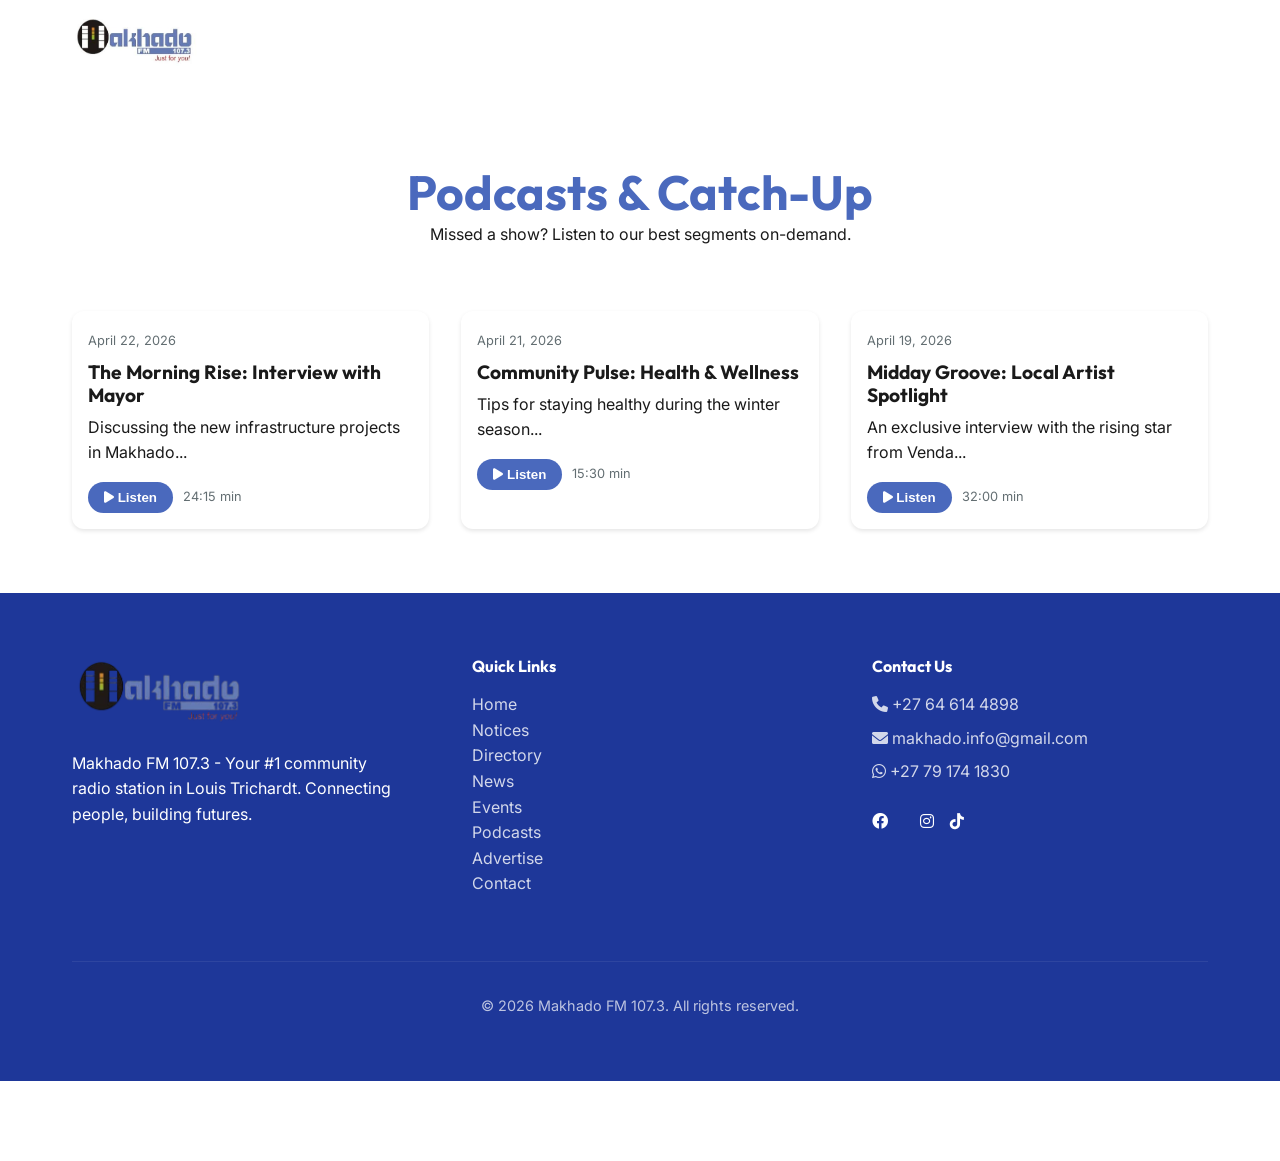
<file: podcasts.html>
<!DOCTYPE html>
<html lang="en">
<head>
    <meta charset="UTF-8">
    <meta name="viewport" content="width=device-width, initial-scale=1.0">
    <title>Podcasts | Makhado FM 107.3</title>
    <link rel="icon" type="image/jpeg" href="assets/favicon.jpg">
    <link rel="stylesheet" href="style.css">
    <link rel="stylesheet" href="https://cdnjs.cloudflare.com/ajax/libs/font-awesome/6.0.0/css/all.min.css">
</head>
<body>

        <header id="header" class="scrolled">
        <div class="container nav-container">
            <nav>
                <div class="logo">
                    <a href="index.html"><img src="assets/logo.jpg" alt="Makhado FM Logo"></a>
                </div>
                <ul class="nav-links">
                    <li><a href="index.html">Home</a></li>
                    <li><a href="notices.html">Notices</a></li>
                    <li><a href="directory.html">Directory</a></li>
                    <li><a href="news.html">News</a></li>
                    <li><a href="events.html">Events</a></li>
                    <li><a href="podcasts.html">Podcasts</a></li>
                    <li><a href="advertise.html">Advertise</a></li>
                    <li><a href="contact.html">Contact</a></li>
                </ul>
                <div class="theme-toggle" id="theme-toggle">
                    <i class="fas fa-moon"></i>
                </div>
                <div class="mobile-menu-btn">
                    <i class="fas fa-bars"></i>
                </div>
            </nav>
        </div>
    </header>

    <main style="padding-top: 100px;">
        <section class="section">
            <div class="container">
                <div style="text-align: center; margin-bottom: 4rem;">
                    <h1 style="color: var(--primary); font-size: 3rem;">Podcasts & Catch-Up</h1>
                    <p>Missed a show? Listen to our best segments on-demand.</p>
                </div>

                <div class="news-grid">
                    <div class="news-card">
                        <div class="news-content">
                            <span class="date">April 22, 2026</span>
                            <h3>The Morning Rise: Interview with Mayor</h3>
                            <p>Discussing the new infrastructure projects in Makhado...</p>
                            <div style="margin-top: 1rem; display: flex; align-items: center; gap: 10px;">
                                <button class="btn btn-primary" style="padding: 0.5rem 1rem;"><i class="fas fa-play"></i> Listen</button>
                                <span style="font-size: 0.8rem; color: var(--text-muted);">24:15 min</span>
                            </div>
                        </div>
                    </div>
                    <div class="news-card">
                        <div class="news-content">
                            <span class="date">April 21, 2026</span>
                            <h3>Community Pulse: Health & Wellness</h3>
                            <p>Tips for staying healthy during the winter season...</p>
                            <div style="margin-top: 1rem; display: flex; align-items: center; gap: 10px;">
                                <button class="btn btn-primary" style="padding: 0.5rem 1rem;"><i class="fas fa-play"></i> Listen</button>
                                <span style="font-size: 0.8rem; color: var(--text-muted);">15:30 min</span>
                            </div>
                        </div>
                    </div>
                    <div class="news-card">
                        <div class="news-content">
                            <span class="date">April 19, 2026</span>
                            <h3>Midday Groove: Local Artist Spotlight</h3>
                            <p>An exclusive interview with the rising star from Venda...</p>
                            <div style="margin-top: 1rem; display: flex; align-items: center; gap: 10px;">
                                <button class="btn btn-primary" style="padding: 0.5rem 1rem;"><i class="fas fa-play"></i> Listen</button>
                                <span style="font-size: 0.8rem; color: var(--text-muted);">32:00 min</span>
                            </div>
                        </div>
                    </div>
                </div>
            </div>
        </section>
    </main>

    <footer>
        <div class="container">
            <div class="footer-grid">
                <div>
                    <img src="assets/footer-logo.png" alt="Makhado FM" style="height: 70px; margin-bottom: 1rem;">
                    <p>Makhado FM 107.3 - Your #1 community radio station in Louis Trichardt. Connecting people, building futures.</p>
                </div>
                <div>
                    <h4>Quick Links</h4>
                    <ul style="margin-top: 1rem; opacity: 0.8;">
                        <li><a href="index.html">Home</a></li>
                        <li><a href="notices.html">Notices</a></li>
                        <li><a href="directory.html">Directory</a></li>
                        <li><a href="news.html">News</a></li>
                        <li><a href="events.html">Events</a></li>
                        <li><a href="podcasts.html">Podcasts</a></li>
                        <li><a href="advertise.html">Advertise</a></li>
                        <li><a href="contact.html">Contact</a></li>
                    </ul>
                </div>
                <div>
                    <h4>Contact Us</h4>
                    <ul style="margin-top: 1rem; opacity: 0.8; display: flex; flex-direction: column; gap: 0.5rem;">
                        <li><i class="fas fa-phone"></i> +27 64 614 4898</li>
                        <li><i class="fas fa-envelope"></i> makhado.info@gmail.com</li>
                        <li><i class="fab fa-whatsapp"></i> +27 79 174 1830</li>
                    </ul>
                    <div style="margin-top: 1.5rem; display: flex; gap: 1rem;">
                        <a href="https://www.facebook.com/MakhadofmRadio?mibextid=ZbWKwL" target="_blank"><i class="fab fa-facebook"></i></a>
                        <a href="https://x.com/Makhadofm1" target="_blank"><i class="fab fa-x-twitter"></i></a>
                        <a href="https://www.instagram.com/explore/locations/1019612818/makhado-fm-1073/" target="_blank"><i class="fab fa-instagram"></i></a>
                        <a href="https://www.tiktok.com/@makhado.fm" target="_blank"><i class="fab fa-tiktok"></i></a>
                    </div>
                </div>
            </div>
<div class="footer-bottom">
                <p>&copy; 2026 Makhado FM 107.3. All rights reserved.</p>
            </div>
        </div>
    </footer>

    <script src="script.js"></script>
</body>
</html>
</file>
<file: style.css>
/* Makhado FM Design System */
@import url('https://fonts.googleapis.com/css2?family=Inter:wght@400;500;600&family=Outfit:wght@600;700;800&display=swap');

:root {
    /* Colors - Brand Aligned */
    --primary: #4a69bd; /* Logo Blue */
    --primary-light: #6a89cc;
    --primary-dark: #1e3799;
    --secondary: #f7941d; /* Logo Orange Accent */
    --secondary-light: #ffb142;
    --secondary-dark: #e67e22;
    --accent: #8cc63f; /* Logo Green Accent */
    --text-main: #1a1a1a;
    --text-muted: #636e72;
    --text-light: #ffffff;
    --bg-main: #ffffff;
    --bg-card: #f9f9f9;
    --glass: rgba(255, 255, 255, 0.1);
    --glass-border: rgba(255, 255, 255, 0.2);

    /* Spacing */
    --space-xs: 0.5rem;
    --space-sm: 1rem;
    --space-md: 2rem;
    --space-lg: 4rem;
    --space-xl: 8rem;

    /* Shadows */
    --shadow-sm: 0 2px 4px rgba(0,0,0,0.1);
    --shadow-md: 0 10px 20px rgba(0,0,0,0.1);
    --shadow-lg: 0 20px 40px rgba(0,0,0,0.2);

    /* Transitions */
    --transition-fast: 0.2s ease;
    --transition-slow: 0.5s cubic-bezier(0.4, 0, 0.2, 1);
}

body.dark-mode {
    --bg-main: #121212;
    --bg-card: #1e1e1e;
    --text-main: #f5f5f5;
    --text-muted: #b0b0b0;
    --glass: rgba(0, 0, 0, 0.3);
    --glass-border: rgba(255, 255, 255, 0.1);
}

* {
    margin: 0;
    padding: 0;
    box-sizing: border-box;
}

body {
    font-family: 'Inter', sans-serif;
    color: var(--text-main);
    background-color: var(--bg-main);
    line-height: 1.6;
    overflow-x: hidden;
}

h1, h2, h3, h4 {
    font-family: 'Outfit', sans-serif;
    font-weight: 700;
    line-height: 1.2;
}

a {
    text-decoration: none;
    color: inherit;
    transition: var(--transition-fast);
}

ul {
    list-style: none;
}

/* Layout Utilities */
.container {
    max-width: 1200px;
    margin: 0 auto;
    padding: 0 var(--space-md);
}

.section {
    padding: var(--space-lg) 0;
}

/* Glassmorphism */
.glass-card {
    background: var(--glass);
    backdrop-filter: blur(10px);
    -webkit-backdrop-filter: blur(10px);
    border: 1px solid var(--glass-border);
    border-radius: 16px;
}

/* Buttons */
.btn {
    display: inline-block;
    padding: 1rem 2rem;
    border-radius: 50px;
    font-weight: 600;
    cursor: pointer;
    border: none;
    transition: var(--transition-slow);
    text-align: center;
}

.btn-primary {
    background: var(--primary);
    color: white;
}

.btn-primary:hover {
    background: var(--primary-light);
    transform: translateY(-3px);
    box-shadow: var(--shadow-md);
}

.btn-secondary {
    background: var(--secondary);
    color: white;
}

.btn-secondary:hover {
    background: var(--secondary-light);
    transform: translateY(-3px);
    box-shadow: var(--shadow-md);
}

/* Header & Nav */
header {
    position: fixed;
    top: 0;
    left: 0;
    right: 0;
    z-index: 1000;
    padding: var(--space-sm) 0;
    transition: var(--transition-slow);
}

header.scrolled {
    background: rgba(255, 255, 255, 0.95);
    backdrop-filter: blur(10px);
    box-shadow: var(--shadow-sm);
    padding: 0.5rem 0;
}

header:not(.scrolled) .nav-links a,
header:not(.scrolled) .theme-toggle,
header:not(.scrolled) .mobile-menu-btn {
    color: white;
}

nav {
    display: flex;
    justify-content: space-between;
    align-items: center;
}

.logo img {
    height: 50px;
}

.nav-links {
    display: flex;
    gap: var(--space-md);
}

.nav-links a:hover {
    color: var(--primary);
}

.theme-toggle, .mobile-menu-btn {
    cursor: pointer;
    font-size: 1.5rem;
    color: var(--text-main);
    transition: var(--transition-fast);
}

.mobile-menu-btn {
    display: none;
}

.theme-toggle:hover, .mobile-menu-btn:hover {
    color: var(--primary);
}

body.dark-mode header.scrolled {
    background: rgba(18, 18, 18, 0.9);
}

body.dark-mode .schedule-card, 
body.dark-mode .news-card, 
body.dark-mode .dj-card {
    background: var(--bg-card);
    border-color: var(--primary);
}
.hero {
    height: 100vh;
    background: linear-gradient(rgba(0,0,0,0.5), rgba(0,0,0,0.5)), url('assets/hero-bg.png');
    background-size: cover;
    background-position: center;
    display: flex;
    align-items: center;
    color: white;
    text-align: center;
}

.hero-content {
    max-width: 800px;
    margin: 0 auto;
}

.hero h1 {
    font-size: clamp(2.5rem, 8vw, 4.5rem);
    margin-bottom: var(--space-sm);
    text-shadow: 2px 2px 10px rgba(0,0,0,0.3);
}

.hero p {
    font-size: 1.2rem;
    margin-bottom: var(--space-md);
    opacity: 0.9;
}

/* Player */
.sticky-player {
    position: fixed;
    bottom: 0;
    left: 0;
    right: 0;
    background: var(--primary);
    color: white;
    padding: 1rem 0;
    z-index: 1000;
    box-shadow: 0 -5px 20px rgba(0,0,0,0.2);
}

.player-container {
    display: flex;
    align-items: center;
    justify-content: space-between;
}

.now-playing {
    display: flex;
    align-items: center;
    gap: var(--space-sm);
}

.now-playing .live-indicator {
    width: 10px;
    height: 10px;
    background: #ff0000;
    border-radius: 50%;
    animation: blink 1s infinite;
}

@keyframes blink {
    0% { opacity: 1; }
    50% { opacity: 0.3; }
    100% { opacity: 1; }
}

.controls {
    display: flex;
    align-items: center;
    gap: var(--space-md);
}

.play-btn {
    width: 50px;
    height: 50px;
    background: var(--secondary);
    border-radius: 50%;
    display: flex;
    align-items: center;
    justify-content: center;
    cursor: pointer;
    transition: var(--transition-fast);
}

.play-btn:hover {
    transform: scale(1.1);
}

/* Schedule Section */
.schedule-grid {
    display: grid;
    grid-template-columns: repeat(auto-fill, minmax(280px, 1fr));
    gap: var(--space-md);
    margin-top: var(--space-md);
}

.schedule-card {
    background: white;
    padding: var(--space-md);
    border-radius: 12px;
    box-shadow: var(--shadow-sm);
    transition: var(--transition-slow);
    border-left: 5px solid var(--primary);
}

.schedule-card:hover {
    transform: translateY(-10px);
    box-shadow: var(--shadow-md);
}

.schedule-card h3 {
    color: var(--primary);
    margin-bottom: 0.5rem;
}

.schedule-card .time {
    font-weight: 600;
    color: var(--secondary);
}

/* Contact Form */
.contact-container {
    display: grid;
    grid-template-columns: 1fr 1.5fr;
    gap: var(--space-lg);
}

.contact-info h2 {
    margin-bottom: var(--space-sm);
}

form {
    display: flex;
    flex-direction: column;
    gap: var(--space-sm);
}

input, textarea {
    padding: 1rem;
    border: 1px solid #ddd;
    border-radius: 8px;
    font-family: inherit;
}

input:focus, textarea:focus {
    outline: none;
    border-color: var(--primary);
}

/* Footer */
footer {
    background: var(--primary-dark);
    color: white;
    padding: var(--space-lg) 0;
    margin-bottom: 80px; /* Space for sticky player */
}

.footer-grid {
    display: grid;
    grid-template-columns: repeat(auto-fit, minmax(200px, 1fr));
    gap: var(--space-lg);
}

.footer-bottom {
    margin-top: var(--space-lg);
    padding-top: var(--space-md);
    border-top: 1px solid rgba(255,255,255,0.1);
    text-align: center;
    font-size: 0.9rem;
    opacity: 0.7;
}

/* DJ / Presenters Section */
.dj-grid {
    display: grid;
    grid-template-columns: repeat(auto-fill, minmax(250px, 1fr));
    gap: var(--space-md);
    margin-top: var(--space-md);
}

.dj-card {
    background: white;
    border-radius: 16px;
    overflow: hidden;
    box-shadow: var(--shadow-sm);
    transition: var(--transition-slow);
    text-align: center;
}

.dj-card:hover {
    transform: translateY(-10px);
    box-shadow: var(--shadow-lg);
}

.dj-img {
    height: 300px;
    width: 100%;
    object-fit: cover;
}

.dj-info {
    padding: var(--space-sm);
}

.dj-info h3 {
    color: var(--primary);
    margin-bottom: 0.2rem;
}

.dj-info p {
    color: var(--secondary);
    font-weight: 600;
    font-size: 0.9rem;
}

/* News Section */
.news-grid {
    display: grid;
    grid-template-columns: repeat(auto-fill, minmax(300px, 1fr));
    gap: var(--space-md);
}

.news-layout {
    display: grid;
    grid-template-columns: 1fr 2.5fr; /* Social sidebar on left, News main on right */
    gap: var(--space-lg);
}

@media (max-width: 1024px) {
    .news-layout {
        display: flex;
        flex-direction: column-reverse; /* News stays on top on mobile */
    }
}

.social-sidebar {
    position: sticky;
    top: 120px;
}

.news-card {
    background: white;
    border-radius: 12px;
    overflow: hidden;
    box-shadow: var(--shadow-sm);
}

.news-img {
    height: 200px;
    width: 100%;
    object-fit: cover;
}

.news-content {
    padding: var(--space-sm);
}

.news-content .date {
    font-size: 0.8rem;
    color: var(--text-muted);
}

.news-content h3 {
    margin: 0.5rem 0;
    font-size: 1.2rem;
}

/* Gallery */
.gallery-grid {
    display: grid;
    grid-template-columns: repeat(auto-fill, minmax(200px, 1fr));
    gap: 10px;
}

.gallery-item {
    aspect-ratio: 1;
    overflow: hidden;
    border-radius: 8px;
}

.gallery-item img {
    width: 100%;
    height: 100%;
    object-fit: cover;
    transition: var(--transition-slow);
}

.gallery-item:hover img {
    transform: scale(1.1);
}

/* Featured Partners / Ads */
.partners-section {
    background: linear-gradient(135deg, var(--primary-dark) 0%, var(--primary) 100%);
    color: white;
}

.partners-section h2 {
    color: white;
}

.partners-section .section-lead {
    opacity: 0.9;
    margin-top: 0.5rem;
}

.partners-grid {
    display: grid;
    grid-template-columns: repeat(3, 1fr);
    gap: var(--space-md);
    margin-top: var(--space-md);
}

.partner-card {
    background: rgba(255, 255, 255, 0.08);
    border: 1px solid rgba(255, 255, 255, 0.15);
    border-radius: 16px;
    padding: var(--space-md);
    display: flex;
    flex-direction: column;
    gap: 0.75rem;
    transition: var(--transition-slow);
    color: white;
}

.partner-card:hover {
    background: rgba(255, 255, 255, 0.14);
    transform: translateY(-6px);
    box-shadow: var(--shadow-md);
    border-color: var(--secondary);
}

.partner-card .partner-icon {
    width: 48px;
    height: 48px;
    border-radius: 12px;
    background: var(--secondary);
    display: flex;
    align-items: center;
    justify-content: center;
    font-size: 1.25rem;
}

.partner-card .partner-logo {
    height: 56px;
    width: auto;
    max-width: 180px;
    object-fit: contain;
    border-radius: 8px;
    background: white;
    padding: 0.4rem 0.6rem;
}

.partner-card h3 {
    color: white;
    font-size: 1.35rem;
}

.partner-card p {
    color: rgba(255, 255, 255, 0.85);
    flex: 1;
    font-size: 0.95rem;
}

.partner-card .partner-link {
    color: var(--secondary);
    font-weight: 600;
    display: inline-flex;
    align-items: center;
    gap: 0.4rem;
}

.partner-card .partner-link:hover {
    color: var(--secondary-light);
}

.partners-section.partners-light {
    background: var(--bg-card);
    color: var(--text-main);
}

.partners-section.partners-light h2 {
    color: var(--primary);
}

.partners-section.partners-light .section-lead {
    color: var(--text-muted);
    opacity: 1;
}

.partners-section.partners-light .partner-card {
    background: white;
    border: 1px solid #eee;
    color: var(--text-main);
    box-shadow: var(--shadow-sm);
}

.partners-section.partners-light .partner-card:hover {
    background: white;
    border-color: var(--primary);
}

.partners-section.partners-light .partner-card h3 {
    color: var(--primary);
}

.partners-section.partners-light .partner-card p {
    color: var(--text-muted);
}

@media (max-width: 900px) {
    .partners-grid {
        grid-template-columns: 1fr;
    }
}

/* WhatsApp Button */
.whatsapp-float {
    position: fixed;
    bottom: 100px;
    right: 30px;
    width: 60px;
    height: 60px;
    background: #25d366;
    color: white;
    border-radius: 50%;
    display: flex;
    align-items: center;
    justify-content: center;
    font-size: 30px;
    box-shadow: var(--shadow-lg);
    z-index: 999;
    transition: var(--transition-fast);
}

.whatsapp-float:hover {
    transform: scale(1.1) rotate(10deg);
}

/* Responsive */
@media (max-width: 768px) {
    .nav-links {
        display: none;
    }
    
    .mobile-menu-btn {
        display: block;
    }
    
    .contact-container {
        grid-template-columns: 1fr;
    }
    
    .hero h1 {
        font-size: 3rem;
    }
}
</file>
